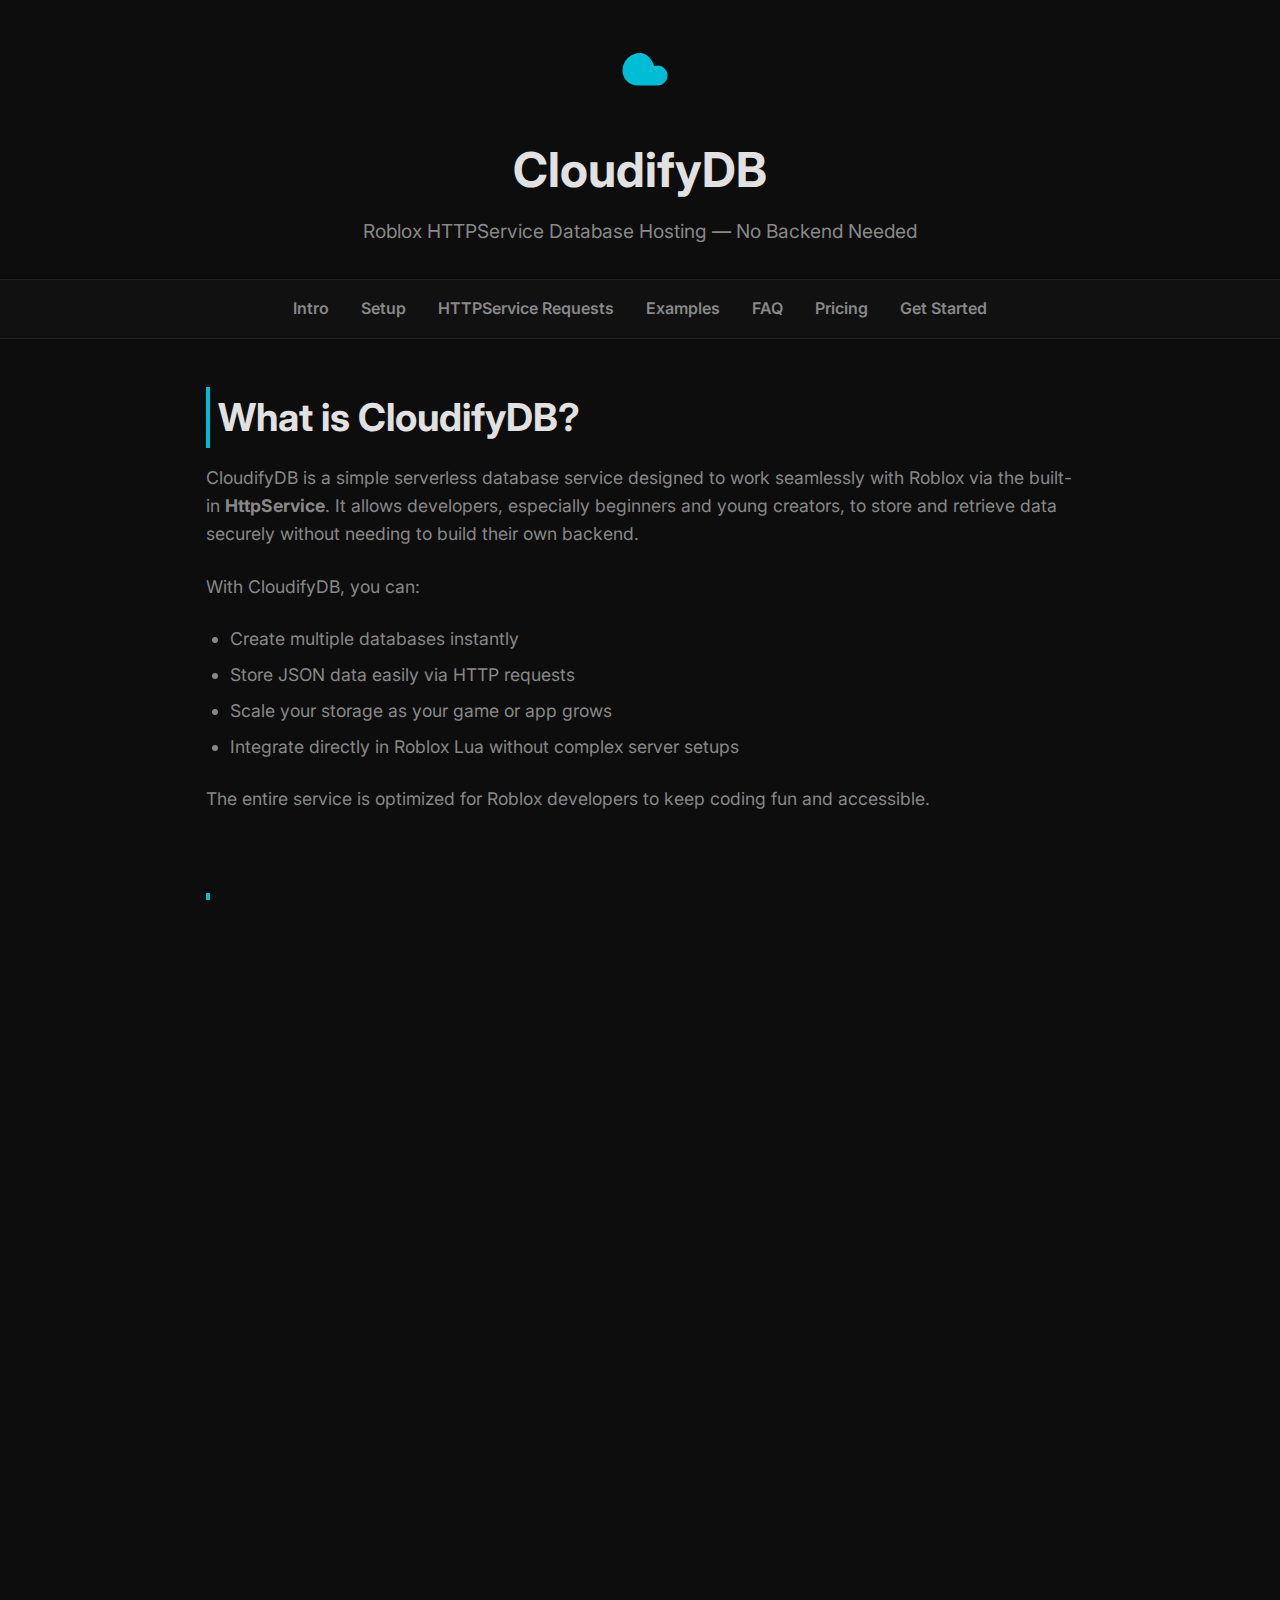
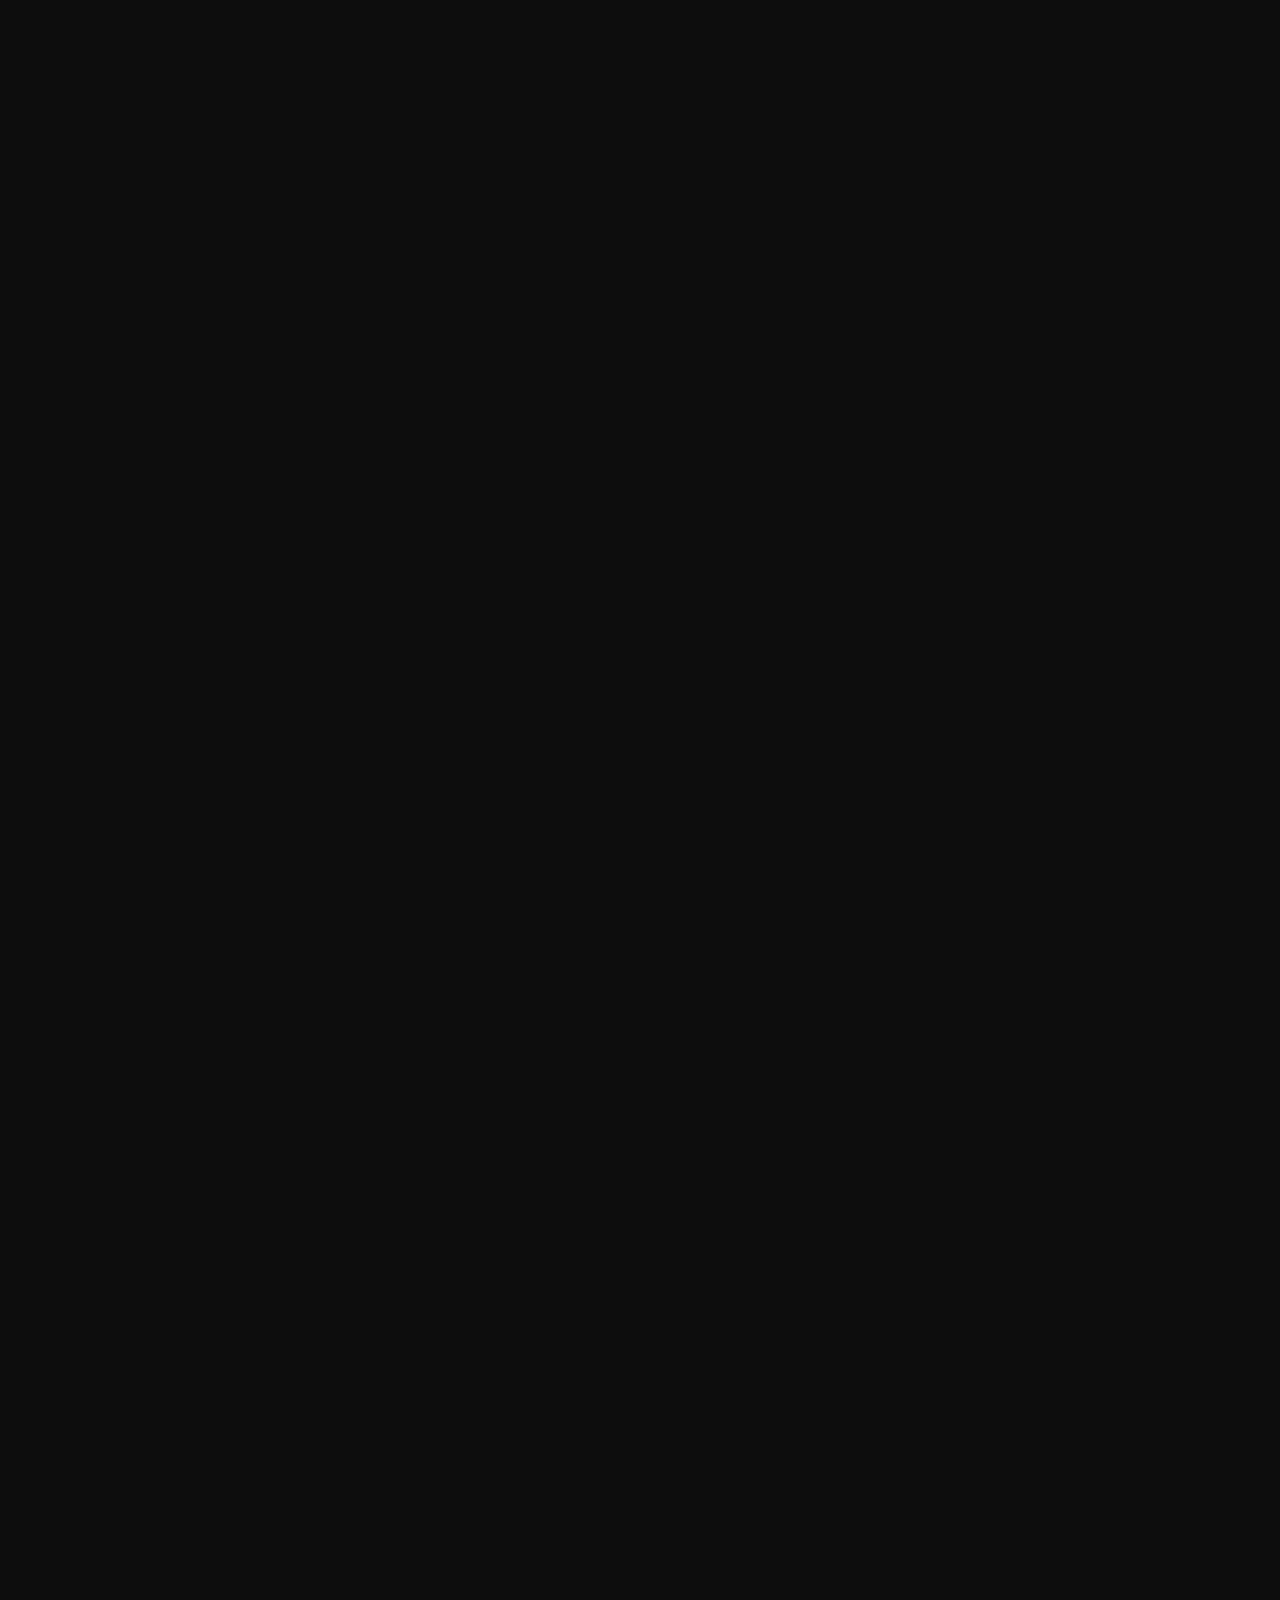
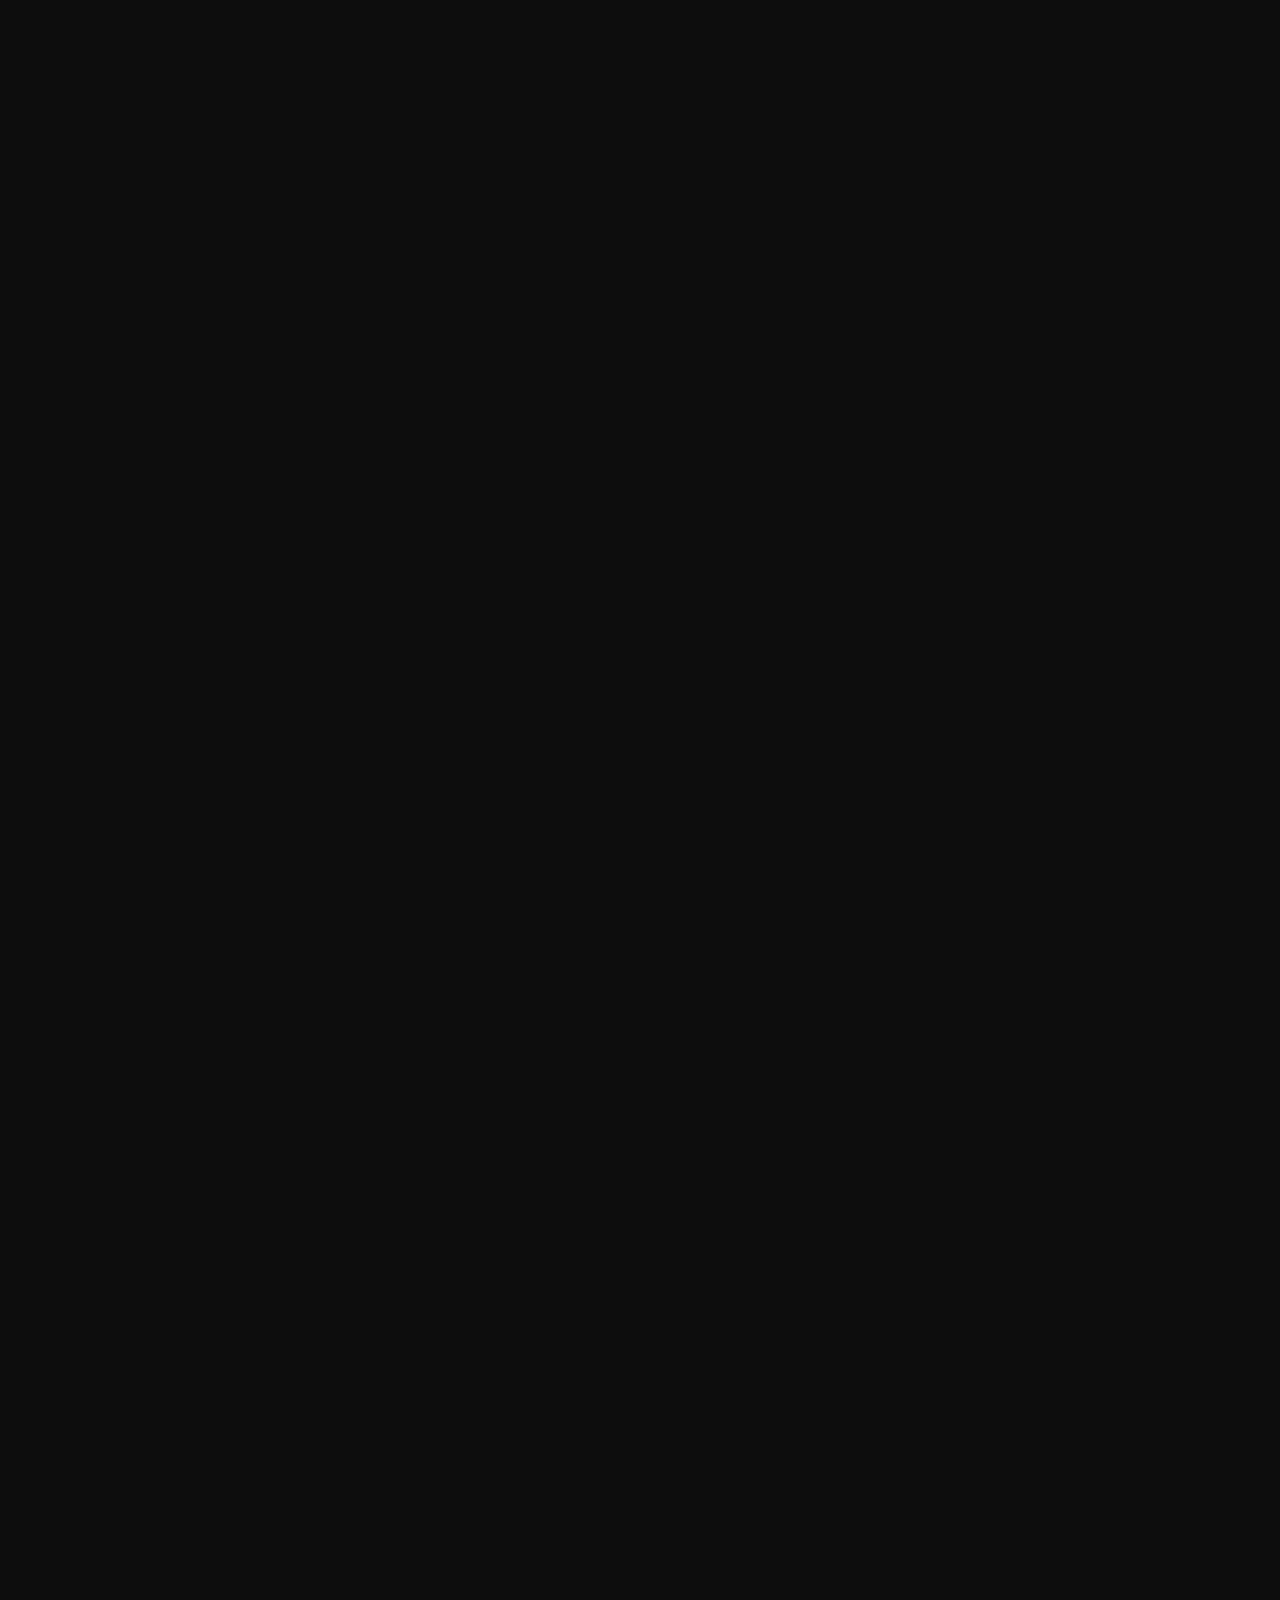
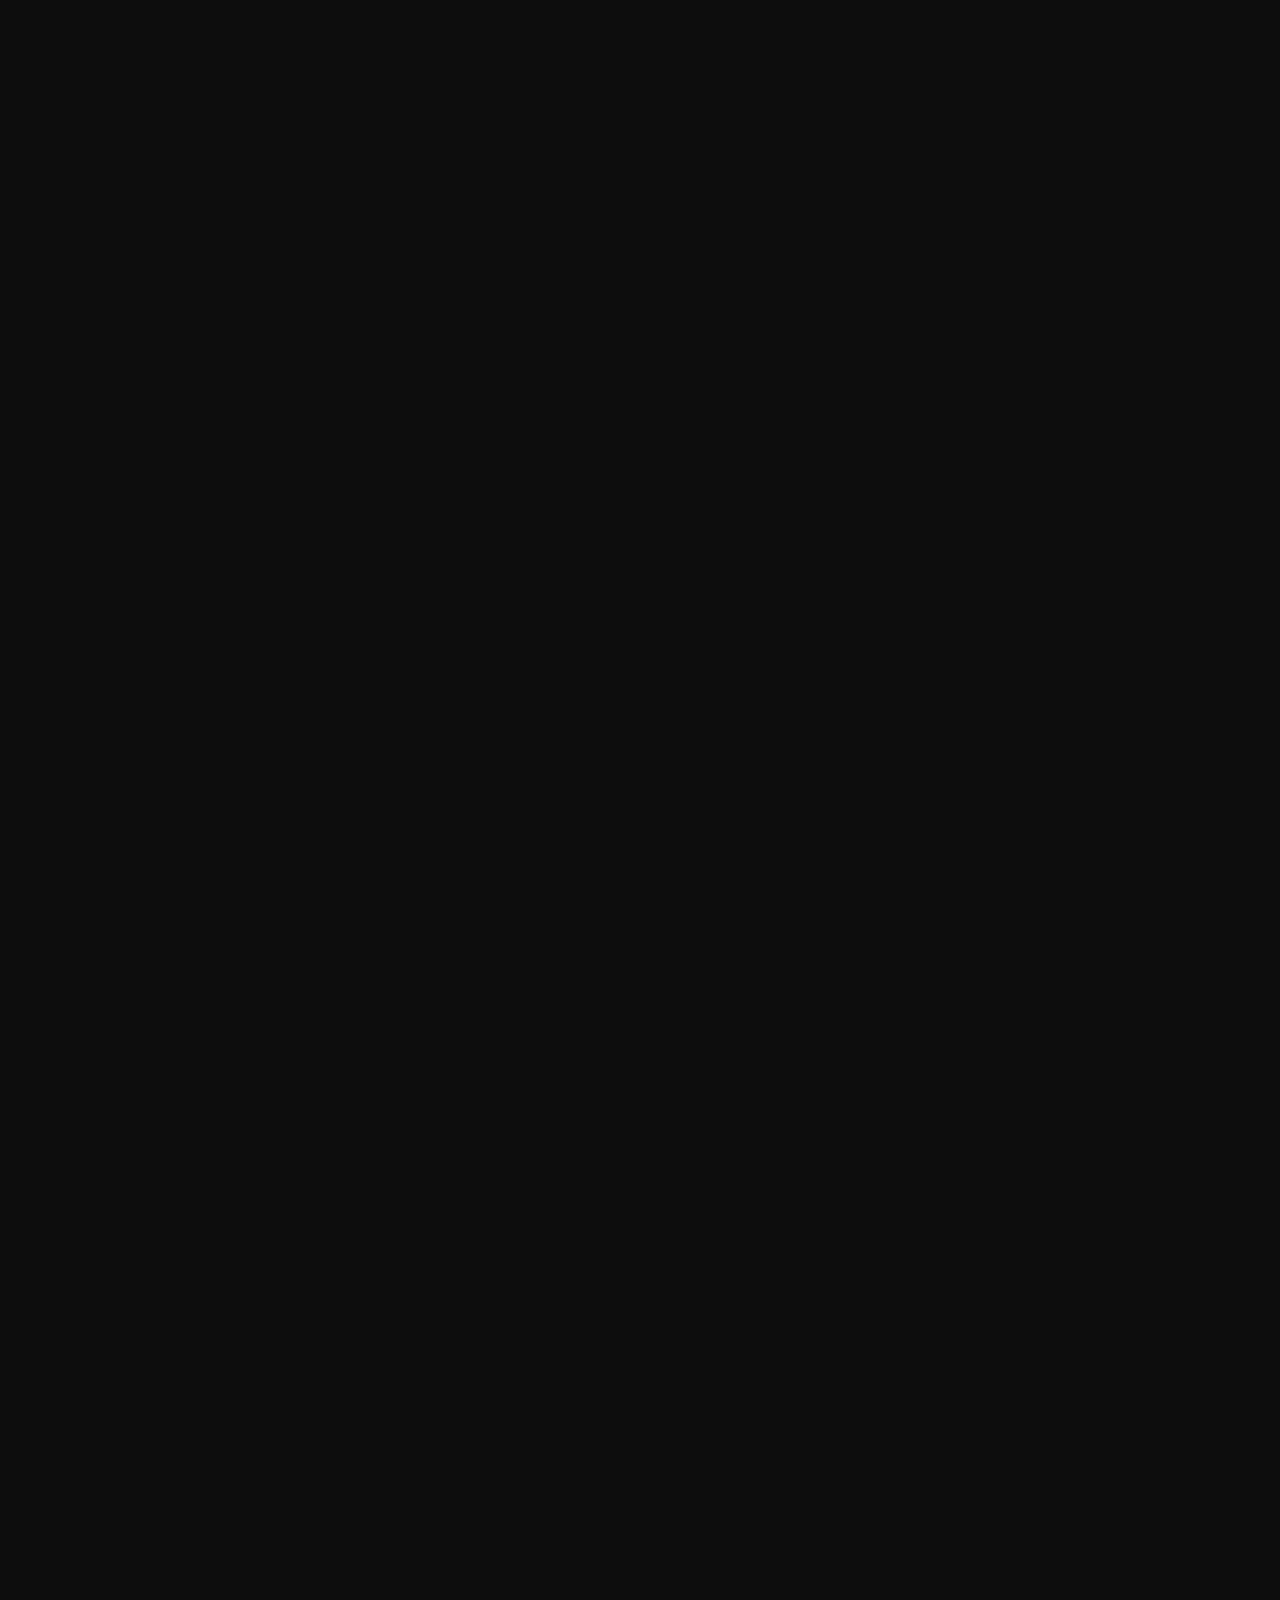
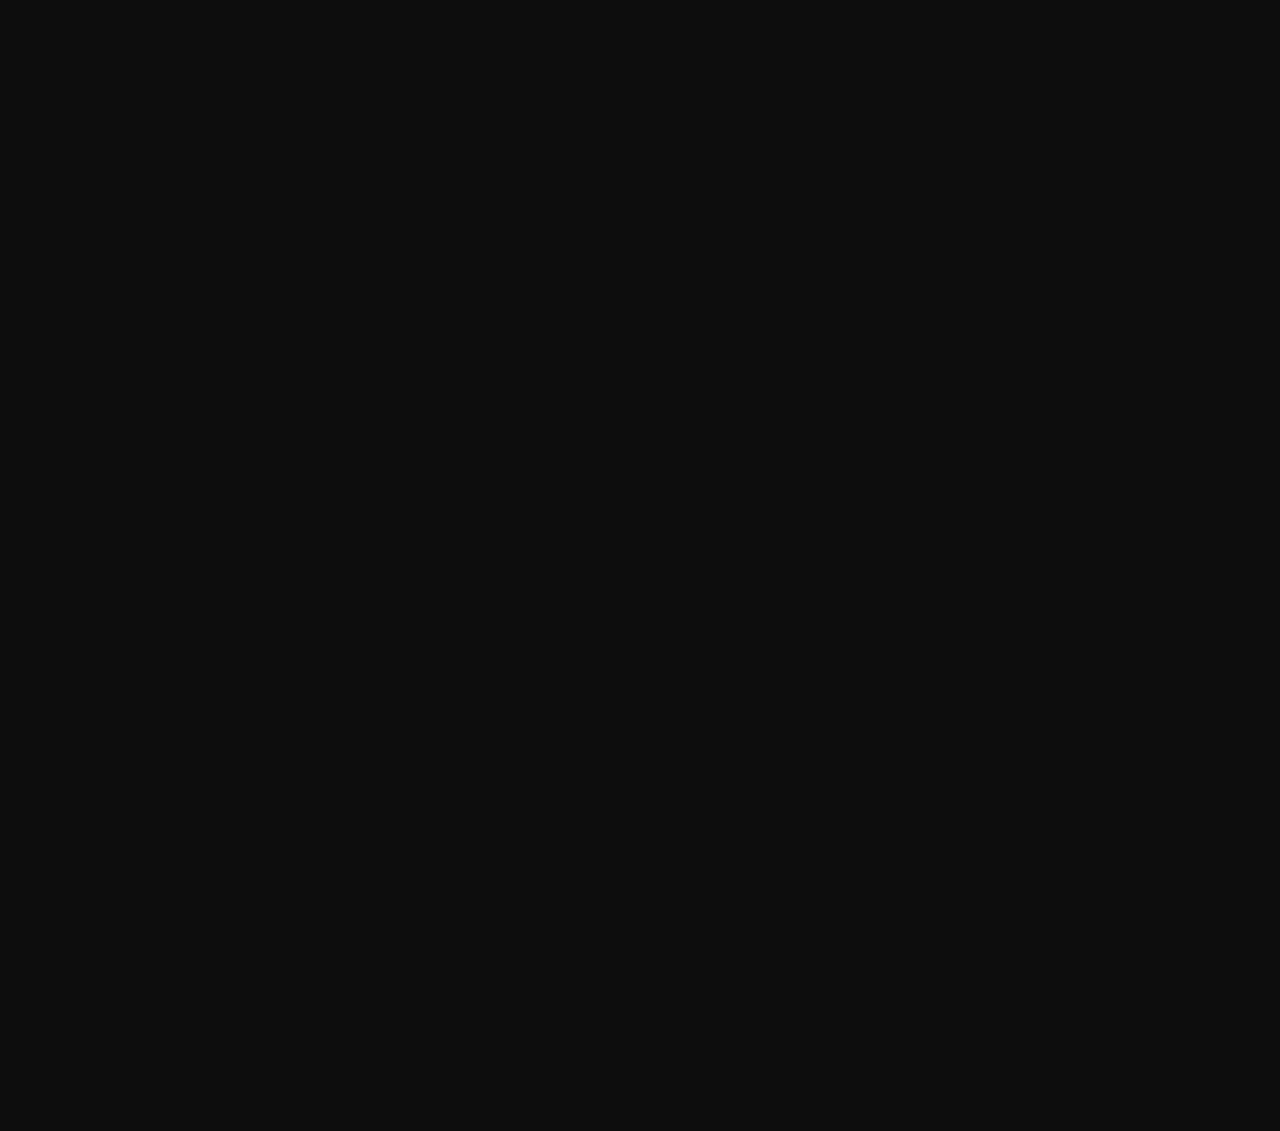
<file: index.html>
<!DOCTYPE html>
<html lang="en">

<head>
<meta charset="UTF-8" />
<meta name="viewport" content="width=device-width, initial-scale=1" />
<title>CloudifyDB</title>
<link href="https://fonts.googleapis.com/css2?family=Inter:wght@400;600;700&display=swap" rel="stylesheet" />
<link rel="icon" href="data:image/svg+xml,<svg xmlns='http://www.w3.org/2000/svg' viewBox='0 0 24 24'><path fill='%2300bcd4' d='M12 2C8.14 2 5 5.14 5 9c0 3.31 2.69 6 6 6h8c2.21 0 4-1.79 4-4s-1.79-4-4-4c-.47 0-.92.08-1.34.23C17.26 5.19 14.93 2 12 2z'/></svg>">
<script src="https://accounts.google.com/gsi/client?hl=en" async defer></script>
<style>
  :root {
    --bg: #0d0d0d;
    --card: #1e1e1e;
    --accent: #00bcd4;
    --text: #e1e1e1;
    --muted: #888;
    --border: #222;
  }
  * {
    margin: 0;
    padding: 0;
    box-sizing: border-box;
  }
  html, body {
    height: 100%;
    overflow-y: auto;
    -webkit-overflow-scrolling: auto;
  }
  body {
    font-family: 'Inter', sans-serif;
    background-color: var(--bg);
    color: var(--text);
    line-height: 1.6;
    min-width: 320px;
  }
  header {
    text-align: center;
    padding: 3rem 1rem 2rem;
    border-bottom: 1px solid var(--border);
  }
  svg.logo {
    width: 60px;
    height: 60px;
    margin-bottom: 1rem;
  }
  svg.logo path {
    fill: var(--accent);
  }
  h1 {
    font-weight: 700;
    font-size: clamp(2rem, 5vw, 3rem);
    margin-bottom: 0.5rem;
  }
  p.subtitle {
    color: var(--muted);
    font-size: clamp(1rem, 2.5vw, 1.2rem);
  }
  nav {
    display: flex;
    justify-content: center;
    flex-wrap: wrap;
    gap: clamp(1rem, 3vw, 2rem);
    background: #111;
    border-bottom: 1px solid var(--border);
    padding: 1rem;
  }
  nav a {
    color: var(--muted);
    text-decoration: none;
    font-weight: 600;
    font-size: clamp(0.9rem, 2.2vw, 1rem);
    transition: color 0.3s ease;
    white-space: nowrap;
  }
  nav a:hover {
    color: var(--accent);
  }
  main {
    max-width: 900px;
    margin: 3rem auto;
    padding: 0 1rem;
  }
  section {
    margin-bottom: 5rem;
  }
  section h2 {
    font-size: clamp(1.8rem, 4vw, 2.4rem);
    font-weight: 700;
    margin-bottom: 1rem;
    border-left: 4px solid var(--accent);
    padding-left: 0.5rem;
  }
  section h3 {
    font-size: clamp(1.3rem, 3vw, 1.6rem);
    margin-bottom: 1rem;
    margin-top: 2rem;
  }
  section p {
    color: var(--muted);
    font-size: clamp(1rem, 2.2vw, 1.1rem);
    margin-bottom: 1.5rem;
  }
  pre {
    background-color: #222;
    border-radius: 6px;
    padding: clamp(0.8rem, 2vw, 1.5rem);
    overflow-x: auto;
    font-family: 'Courier New', Courier, monospace;
    font-size: clamp(0.8rem, 1.8vw, 0.95rem);
    color: #ccc;
    margin-bottom: 2rem;
    white-space: pre-wrap;
    word-break: break-word;
  }
  .btn {
    background-color: var(--accent);
    color: var(--bg);
    padding: clamp(0.8rem, 2vw, 1rem) clamp(1.5rem, 4vw, 2.5rem);
    border-radius: 8px;
    font-weight: 700;
    font-size: clamp(1rem, 2.5vw, 1.2rem);
    text-decoration: none;
    display: inline-block;
    margin-top: 1rem;
  }
  .btn:hover {
    opacity: 0.9;
  }

  ::-webkit-scrollbar {
    background: transparent;
    width: 0;
  }

  footer {
    text-align: center;
    color: var(--muted);
    border-top: 1px solid var(--border);
    padding: 3rem 1rem;
    font-size: clamp(0.8rem, 1.8vw, 0.9rem);
  }
  
  ul, ol {
    margin-left: clamp(1rem, 3vw, 1.5rem);
    margin-bottom: 1.5rem;
    color: var(--muted);
    font-size: clamp(1rem, 2.2vw, 1.1rem);
  }
  li {
    margin-bottom: 0.5rem;
  }

  .pricing-card {
    background: var(--card);
    padding: clamp(1rem, 3vw, 1.5rem);
    border-radius: 8px;
    margin-bottom: 2rem;
  }
  
  .pricing-card h3 {
    margin-top: 0;
    font-size: clamp(1.2rem, 3vw, 1.5rem);
  }

  @media (max-width: 768px) {
    pre {
      font-size: 0.75rem;
      line-height: 1.4;
    }
    
    nav {
      gap: 0.8rem;
      padding: 0.8rem;
    }
    
    nav a {
      font-size: 0.85rem;
    }
    
    section {
      margin-bottom: 3rem;
    }
  }

  @media (max-width: 480px) {
    header {
      padding: 2rem 1rem 1.5rem;
    }
    
    svg.logo {
      width: 50px;
      height: 50px;
    }
    
    main {
      margin: 2rem auto;
    }
    
    pre {
      border-radius: 4px;
      font-size: 0.7rem;
    }
  }

  @media (max-width: 320px) {
    body {
      font-size: 14px;
    }
    
    h1 {
      font-size: 1.8rem;
    }
    
    section h2 {
      font-size: 1.5rem;
    }
    
    pre {
      font-size: 0.65rem;
      padding: 0.6rem;
    }
  }

  .copy-first {
  position: relative;
  width: 100%;
  height: auto;
}

.copy-first button {
  position: absolute;
  right: 8px;
  top: 10px;
  transform: none;
  width: 24px;
  height: 24px;
  padding: 0;
  border: none;
  background: transparent;
  display: flex;
  align-items: center;
  justify-content: center;
  cursor: pointer;
}

.copy-first button img {
  width: 20px;
  height: 20px;
  display: block;
}


  #cookie-banner {
    position: fixed;
    bottom: 0;
    left: 0;
    right: 0;
    background: linear-gradient(135deg, #222 0%, #333 100%);
    color: white;
    padding: 20px;
    font-family: 'Inter', sans-serif;
    font-size: 14px;
    text-align: center;
    z-index: 10000;
    border-top: 2px solid var(--accent);
    box-shadow: 0 -4px 20px rgba(0, 0, 0, 0.3);
    display: none;
  }

  .cookie-content {
    max-width: 800px;
    margin: 0 auto;
  }

  .cookie-text {
    margin-bottom: 15px;
    line-height: 1.5;
  }

  .cookie-buttons {
    display: flex;
    justify-content: center;
    gap: 10px;
    flex-wrap: wrap;
  }

  .cookie-btn {
    padding: 10px 20px;
    border: none;
    border-radius: 6px;
    font-weight: 600;
    font-size: 13px;
    cursor: pointer;
    transition: all 0.3s ease;
    text-decoration: none;
    display: inline-block;
  }

  .cookie-btn.accept {
    background-color: var(--accent);
    color: var(--bg);
  }

  .cookie-btn.accept:hover {
    opacity: 0.9;
    transform: translateY(-1px);
  }

  .cookie-btn.reject {
    background-color: transparent;
    color: var(--text);
    border: 2px solid var(--muted);
  }

  .cookie-btn.reject:hover {
    background-color: var(--muted);
    color: var(--bg);
  }

  .cookie-btn.learn-more {
    background-color: transparent;
    color: var(--accent);
    border: 2px solid var(--accent);
    text-decoration: none;
  }

  .cookie-btn.learn-more:hover {
    background-color: var(--accent);
    color: var(--bg);
  }

  @media (max-width: 600px) {
    #cookie-banner {
      padding: 15px;
      font-size: 13px;
    }

    .cookie-buttons {
      flex-direction: column;
      align-items: center;
    }

    .cookie-btn {
      width: 100%;
      max-width: 200px;
      margin: 2px 0;
    }
  }

  .loading {
    text-align: center;
    color: var(--muted);
    padding: 2rem;
  }

  #g-signin-button {
    opacity: 0;
    transition: opacity 0.3s ease;
  }

  #g-signin-button.visible {
    opacity: 1;
  }
</style>
</head>

<body>

<script>
let isProcessingLogin = false;

async function generateFingerprint() {
  const fingerprint = {
    userAgent: navigator.userAgent,
    language: navigator.language,
    platform: navigator.platform,
    screenResolution: `${window.screen.width}x${window.screen.height}`,
    timezone: Intl.DateTimeFormat().resolvedOptions().timeZone,
    utcOffset: new Date().getTimezoneOffset(),
    deviceMemory: navigator.deviceMemory || 'unknown',
    hardwareConcurrency: navigator.hardwareConcurrency || 'unknown',
    touchSupport: ('ontouchstart' in window) || (navigator.maxTouchPoints > 0),
    timestamp: Date.now()
  };

  const fingerprintString = JSON.stringify(fingerprint);
  let hash = 0;
  for (let i = 0; i < fingerprintString.length; i++) {
    const char = fingerprintString.charCodeAt(i);
    hash = ((hash << 5) - hash) + char;
    hash = hash & hash;
  }
  
  return Math.abs(hash).toString(36);
}

function setUserSession(email, deviceId) {
  const sessionData = {
    email: email,
    deviceId: deviceId,
    loginTime: Date.now()
  };
  
  try {
    sessionStorage.setItem('cloudifydb_session', JSON.stringify(sessionData));
  } catch(e) {
    window.cloudifydb_session = sessionData;
  }
}

function getUserSession() {
  try {
    const sessionData = sessionStorage.getItem('cloudifydb_session');
    if (sessionData) {
      return JSON.parse(sessionData);
    }
  } catch(e) {}
  
  return window.cloudifydb_session || null;
}

function clearUserSession() {
  try {
    sessionStorage.removeItem('cloudifydb_session');
  } catch(e) {}
  window.cloudifydb_session = null;
}

async function checkExistingLogin() {
  if (isProcessingLogin) return true;
  
  const session = getUserSession();
  if (session && session.email) {
    const sessionAge = Date.now() - session.loginTime;
    if (sessionAge < 24 * 60 * 60 * 1000) {
      window.location.href = "dashboard.html";
      return true;
    }
  }
  
  return false;
}

async function handleCredentialResponse(response) {
  if (isProcessingLogin) return;
  isProcessingLogin = true;
  
  try {
    const base64Url = response.credential.split('.')[1];
    const base64 = base64Url.replace(/-/g, '+').replace(/_/g, '/');
    const jsonPayload = decodeURIComponent(atob(base64).split('').map(function(c) {
      return '%' + ('00' + c.charCodeAt(0).toString(16)).slice(-2);
    }).join(''));
    
    const userInfo = JSON.parse(jsonPayload);
    const deviceId = await generateFingerprint();
    
    setUserSession(userInfo.email, deviceId);
    
    window.location.href = "dashboard.html";
    
  } catch (err) {
    alert("Login failed. Please try again.");
    console.error(err);
  } finally {
    isProcessingLogin = false;
  }
}

document.addEventListener("DOMContentLoaded", function() {
  document.getElementById("currency").innerHTML = '<img src="/robux_16.png" alt="robux">';
  document.getElementById("currency2").innerHTML = '<img src="/robux_16.png" alt="robux">';
});

window.onload = async function () {
  const isAlreadyLoggedIn = await checkExistingLogin();
  
  if (!isAlreadyLoggedIn) {
    try {
      google.accounts.id.initialize({
        client_id: "51759421692-33phg8m6c4mbqkvmvjitb92v9asfm2a6.apps.googleusercontent.com",
        callback: handleCredentialResponse
      });

      google.accounts.id.renderButton(
        document.getElementById("g-signin-button"),
        {
          theme: "filled_blue",
          size: "large",
          text: "continue_with",
          shape: "pill",
          logo_alignment: "left"
        }
      );

      document.getElementById("g-signin-button").classList.add("visible");
    } catch (error) {
      console.error("Google Sign-In initialization failed:", error);
    }
  }
};

function setCookie(name, value, days) {
  const d = new Date();
  d.setTime(d.getTime() + (days*24*60*60*1000));
  const expires = "expires="+ d.toUTCString();
  document.cookie = name + "=" + value + ";" + expires + ";path=/";
}

function getCookie(name) {
  const cname = name + "=";
  const decodedCookie = decodeURIComponent(document.cookie);
  const ca = decodedCookie.split(';');
  for(let i = 0; i < ca.length; i++) {
    let c = ca[i].trim();
    if (c.indexOf(cname) === 0) {
      return c.substring(cname.length, c.length);
    }
  }
  return "";
}

document.addEventListener("DOMContentLoaded", function() {
  ["copy-button", "copy-button2", "copy-button3", "copy-button4", "copy-button5", "copy-button6"].forEach(id => {
    const el = document.getElementById(id);
    if(el) el.innerHTML = '<img src="/add_13168385.png" alt="copy icon">';
  });

  ["copy-button", "copy-button2", "copy-button3", "copy-button4", "copy-button5", "copy-button6"].forEach(id => {
    const btn = document.getElementById(id);
    if(btn) {
      btn.setAttribute('data-copy-text', 'text' + (id.replace('copy-button', '') || '1'));
      btn.addEventListener("click", copyToClipboard);
    }
  });
});

const copyTexts = {
  text1: `local HttpService = game:GetService("HttpService")
local apiKey = "YOUR_API_KEY"
local playerName = "NoobMaster"
local url = "https://api.cloudifydb.com/data/players/" .. playerName .. "?apiKey=" .. apiKey
local response = HttpService:GetAsync(url)
local data = HttpService:JSONDecode(response)
print("Player high score:", data.highScore)`,

  text2: `local HttpService = game:GetService("HttpService")
local apiKey = "YOUR_API_KEY"
local playerName = "NoobMaster"
local url = "https://api.cloudifydb.com/data/players/" .. playerName .. "?apiKey=" .. apiKey
local response = HttpService:GetAsync(url)
local data = HttpService:JSONDecode(response)
print("Player high score:", data.highScore)`,

  text3: `local HttpService = game:GetService("HttpService")
local apiKey = "YOUR_API_KEY"
local playerName = "NoobMaster"
local url = "https://api.cloudifydb.com/data/players/" .. playerName .. "?apiKey=" .. apiKey
local response = HttpService:RequestAsync({
  Url = url,
  Method = "DELETE",
  Headers = {["Content-Type"] = "application/json"}
})
print("Delete response:", response.Body)`,

  text4: `local HttpService = game:GetService("HttpService")
local apiKey = "YOUR_API_KEY"

local inventory = {
  items = {"Sword", "Shield", "Potion"},
  gold = 500
}

local url = "https://api.cloudifydb.com/data/inventories/player123?apiKey=" .. apiKey
local jsonData = HttpService:JSONEncode(inventory)

local success, response = pcall(function()
  return HttpService:PostAsync(url, jsonData, Enum.HttpContentType.ApplicationJson)
end)

if success then
  print("Inventory saved successfully!")
else
  warn("Failed to save inventory:", response)
end`,

  text5: `local HttpService = game:GetService("HttpService")
local apiKey = "YOUR_API_KEY"

local url = "https://api.cloudifydb.com/data/inventories/player123?apiKey=" .. apiKey

local success, response = pcall(function()
  return HttpService:GetAsync(url)
end)

if success then
  local inventory = HttpService:JSONDecode(response)
  print("Player gold:", inventory.gold)
else
  warn("Failed to load inventory:", response)
end`,

  text6: `local HttpService = game:GetService("HttpService")
local apiKey = "YOUR_API_KEY"
local url = "https://api.cloudifydb.com/data/scores?apiKey=" .. apiKey

local data = { username = "PlayerX", score = 1000 }

local jsonData = HttpService:JSONEncode(data)

local function sendScore()
  local success, response = pcall(function()
    return HttpService:PostAsync(url, jsonData, Enum.HttpContentType.ApplicationJson)
  end)
  if success then
    print("Score saved:", response)
  else
    warn("Error sending score:", response)
  end
end

sendScore()`
};

function copyToClipboard(event) {
  const btn = event.currentTarget;
  const key = btn.getAttribute('data-copy-text');
  const text = copyTexts[key];
  
  if(!text) {
    console.log("Geen tekst om te kopiëren");
    return;
  }
  
  navigator.clipboard.writeText(text).then(() => {
    alert("Text copied!");
    console.log("Text copied: " + key);
  }).catch(err => {
    alert("Error during copying: " + err);
    console.error("Error during copying:", err);
  });
}

</script>

<div id="cookie-banner">
  <div class="cookie-content">
    <div class="cookie-text">
      We use cookies to enhance your experience and analyze our traffic. By continuing, you consent to our cookie policy.
    </div>
    <div class="cookie-buttons">
      <button class="cookie-btn accept" id="accept-cookies">Accept All</button>
      <button class="cookie-btn reject" id="reject-cookies">Reject</button>
      <a href="privacy.html" class="cookie-btn learn-more">Learn More</a>
    </div>
  </div>
</div>

<header>
  <svg class="logo" xmlns="http://www.w3.org/2000/svg" viewBox="0 0 24 24">
    <path d="M12 2C8.14 2 5 5.14 5 9c0 3.31 2.69 6 6 6h8c2.21 0 4-1.79 4-4s-1.79-4-4-4c-.47 0-.92.08-1.34.23C17.26 5.19 14.93 2 12 2z"/>
  </svg>
  <h1>CloudifyDB</h1>
  <p class="subtitle">Roblox HTTPService Database Hosting — No Backend Needed</p>
</header>

<nav>
  <a href="#intro">Intro</a>
  <a href="#setup">Setup</a>
  <a href="#requests">HTTPService Requests</a>
  <a href="#examples">Examples</a>
  <a href="#faq">FAQ</a>
  <a href="#plans">Pricing</a>
  <a href="#start">Get Started</a>
</nav>

<main>

<section id="intro">
  <h2>What is CloudifyDB?</h2>
  <p>CloudifyDB is a simple serverless database service designed to work seamlessly with Roblox via the built-in <strong>HttpService</strong>. It allows developers, especially beginners and young creators, to store and retrieve data securely without needing to build their own backend.</p>
  <p>With CloudifyDB, you can:</p>
  <ul>
    <li>Create multiple databases instantly</li>
    <li>Store JSON data easily via HTTP requests</li>
    <li>Scale your storage as your game or app grows</li>
    <li>Integrate directly in Roblox Lua without complex server setups</li>
  </ul>
  <p>The entire service is optimized for Roblox developers to keep coding fun and accessible.</p>
</section>

<section id="setup">
  <h2>Setting Up Your CloudifyDB</h2>
  <p>Starting with CloudifyDB is straightforward. Follow these easy steps:</p>
  <ol>
    <li>Sign up with your Google account</li>
    <li>Generate your unique API key from the dashboard</li>
    <li>Decide on a database name you want to create</li>
    <li>Use Roblox's HttpService to send data to your database via simple HTTP POST and GET requests</li>
  </ol>
  <p>No backend hosting, no servers, no fuss.</p>
  <p>Keep your API key secret — treat it like a password to your database.</p>
</section>

<section id="requests">
  <h2>Using Roblox HTTPService with CloudifyDB</h2>
  <p>Roblox's <strong>HttpService</strong> is the key to communicate with CloudifyDB. It lets your game send web requests and receive responses. Here's how the main HTTP verbs work with CloudifyDB:</p>
  <ul>
    <li><strong>POST</strong>: Add new data or update existing entries.</li>
    <li><strong>GET</strong>: Retrieve data from your database.</li>
    <li><strong>DELETE</strong>: Remove data.</li>
  </ul>
  <p>All requests need your <strong>API key</strong> included as a query parameter for authentication.</p>
  <p>Base API URL: <code>https://api.cloudifydb.com/data/</code></p>
  <h3>POST Example (Add or Update Data)</h3>
  <div class="copy-first">
    <button id="copy-button" data-copy-text="text1"></button>
  </div>
  <pre>local HttpService = game:GetService("HttpService")
local apiKey = "YOUR_API_KEY"
local data = {
  playerName = "NoobMaster",
  highScore = 2500
}
local url = "https://api.cloudifydb.com/data/players?apiKey=" .. apiKey
local jsonData = HttpService:JSONEncode(data)
local response = HttpService:PostAsync(url, jsonData, Enum.HttpContentType.ApplicationJson)
print("Response:", response)</pre>

  <h3>GET Example (Retrieve Data)</h3>
  <div class="copy-first">
    <button id="copy-button2" data-copy-text="text2"></button>
  </div>
  <pre>local HttpService = game:GetService("HttpService")
local apiKey = "YOUR_API_KEY"
local playerName = "NoobMaster"
local url = "https://api.cloudifydb.com/data/players/" .. playerName .. "?apiKey=" .. apiKey
local response = HttpService:GetAsync(url)
local data = HttpService:JSONDecode(response)
print("Player high score:", data.highScore)</pre>


  <h3>DELETE Example (Remove Data)</h3>
  <div class="copy-first">
    <button id="copy-button3" data-copy-text="text3"></button>
  </div>
  <pre>local HttpService = game:GetService("HttpService")
local apiKey = "YOUR_API_KEY"
local playerName = "NoobMaster"
local url = "https://api.cloudifydb.com/data/players/" .. playerName .. "?apiKey=" .. apiKey
local response = HttpService:RequestAsync({
  Url = url,
  Method = "DELETE",
  Headers = {["Content-Type"] = "application/json"}
})
print("Delete response:", response.Body)</pre>

</section>

<section id="examples">
  <h2>More Roblox HTTPService Examples</h2>
  <p>Here are some more useful examples of how to use CloudifyDB with Roblox Lua:</p>
  <h3>Saving Player Inventory</h3>
  <div class="copy-first">
    <button id="copy-button4" data-copy-text="text4"></button>
  </div>
  <pre>local HttpService = game:GetService("HttpService")
local apiKey = "YOUR_API_KEY"

local inventory = {
  items = {"Sword", "Shield", "Potion"},
  gold = 500
}

local url = "https://api.cloudifydb.com/data/inventories/player123?apiKey=" .. apiKey
local jsonData = HttpService:JSONEncode(inventory)

local success, response = pcall(function()
  return HttpService:PostAsync(url, jsonData, Enum.HttpContentType.ApplicationJson)
end)

if success then
  print("Inventory saved successfully!")
else
  warn("Failed to save inventory:", response)
end</pre>

  <h3>Loading Player Inventory</h3>
  <div class="copy-first">
    <button id="copy-button5" data-copy-text="text5"></button>
  </div>
  <pre>local HttpService = game:GetService("HttpService")
local apiKey = "YOUR_API_KEY"

local url = "https://api.cloudifydb.com/data/inventories/player123?apiKey=" .. apiKey

local success, response = pcall(function()
  return HttpService:GetAsync(url)
end)

if success then
  local inventory = HttpService:JSONDecode(response)
  print("Player gold:", inventory.gold)
else
  warn("Failed to load inventory:", response)
end</pre>

  <h3>Handling Errors Gracefully</h3>
  <div class="copy-first">
    <button id="copy-button6" data-copy-text="text6"></button>
  </div>
  <pre>local HttpService = game:GetService("HttpService")
local apiKey = "YOUR_API_KEY"
local url = "https://api.cloudifydb.com/data/scores?apiKey=" .. apiKey

local data = { username = "PlayerX", score = 1000 }

local jsonData = HttpService:JSONEncode(data)

local function sendScore()
  local success, response = pcall(function()
    return HttpService:PostAsync(url, jsonData, Enum.HttpContentType.ApplicationJson)
  end)
  if success then
    print("Score saved:", response)
  else
    warn("Error sending score:", response)
  end
end

sendScore()</pre>
</section>

<section id="faq">
  <h2>Frequently Asked Questions</h2>

  <h3>Is CloudifyDB safe for my game data?</h3>
  <p>Yes! Your data is transmitted over HTTPS and stored securely. Keep your API key private to ensure only authorized access.</p>

  <h3>Can I store any type of data?</h3>
  <p>CloudifyDB stores data as JSON, so any data structure that can be serialized to JSON is supported (tables, lists, strings, numbers, booleans).</p>

  <h3>Is there a limit on requests?</h3>
  <p>The free tier allows unlimited requests, but we recommend moderate usage to ensure smooth service. Paid plans support higher storage and priority support.</p>

  <h3>Can I delete or overwrite data?</h3>
  <p>Yes! Use POST to overwrite or add data, and DELETE to remove entries.</p>

  <h3>Do I need to know advanced web development?</h3>
  <p>Nope! Roblox HTTPService abstracts the complex parts. Just send and receive JSON via HTTP calls using Lua scripts.</p>

  <h3>How do I get my API key?</h3>
  <p>Sign up on CloudifyDB and get your API key from your dashboard. Keep it secret!</p>
</section>

<section id="plans">
  <h2>Pricing Plans</h2>

  <div class="pricing-card">
    <h3>Free Plan</h3>
    <ul>
      <li>250 MB Storage</li>
      <li>1 Database</li>
      <li>Unlimited Requests</li>
      <li>Community Support</li>
    </ul>
    <p><strong>Price:</strong> Current plan</p>
  </div>

  <div class="pricing-card">
    <h3>Plus Plan</h3>
    <ul>
      <li>2 GB Storage</li>
      <li>Up to 5 Databases</li>
      <li>Email Support</li>
      <li>Priority Rate Limits</li>
    </ul>
    <p><strong>Price:</strong> 349 <span id="currency"></span></p>
  </div>

  <div class="pricing-card">
    <h3>Pro Plan</h3>
    <ul>
      <li>10 GB Storage</li>
      <li>Unlimited Databases</li>
      <li>24/7 Priority Support</li>
      <li>Advanced Analytics</li>
      <li>Custom API Endpoints</li>
    </ul>
    <p><strong>Price:</strong> 799 <span id="currency2"></span></p>
  </div>

  <p>All plans include HTTPS security, automatic backups, and 99.9% uptime guarantee.</p>
</section>

<section id="start">
  <h2>Get Started Today</h2>
  <p>Ready to simplify your Roblox game development? Sign up now and get your CloudifyDB instance running in seconds.</p>
  
  <div id="g-signin-button" style="display: flex; justify-content: center; margin: 2rem 0;"></div>
  
  <p style="text-align: center; color: var(--muted); font-size: 0.9rem;">
    By signing up, you agree to our Terms of Service and Privacy Policy.
  </p>
</section>

</main>

<footer>
  <p>&copy; <span id="year">2025</span> CloudifyDB. Made for Roblox developers with love</p>
  <p style="margin-top: 0.5rem;">
    <a href="privacy.html" style="color: var(--muted); text-decoration: none;">Privacy Policy</a> | 
    <a href="terms.html" style="color: var(--muted); text-decoration: none;">Terms of Service</a> | 
    <a href="support.html" style="color: var(--muted); text-decoration: none;">Support</a>
  </p>
</footer>

</body>
</html>
</file>
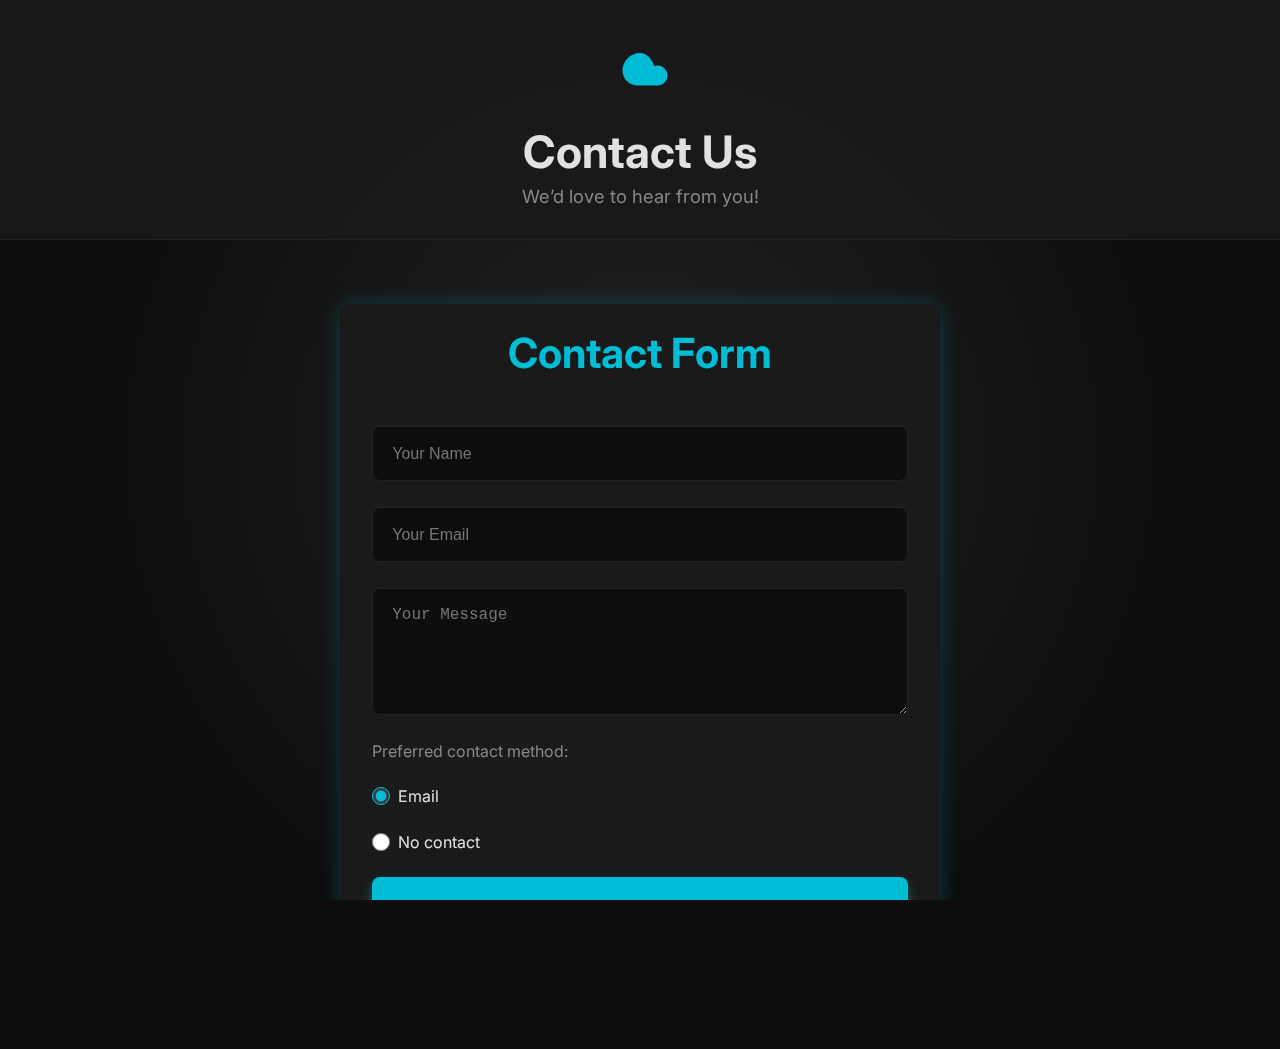
<file: contact.html>
<!DOCTYPE html>
<html lang="en">

<head>
  <meta charset="UTF-8" />
  <meta name="viewport" content="width=device-width, initial-scale=1" />
  <title>Contact Us - CloudifyDB</title>
  <link href="https://fonts.googleapis.com/css2?family=Inter:wght@400;600;700&display=swap" rel="stylesheet" />
  <link rel="icon" href="data:image/svg+xml,<svg xmlns='http://www.w3.org/2000/svg' viewBox='0 0 24 24'><path fill='%2300bcd4' d='M12 2C8.14 2 5 5.14 5 9c0 3.31 2.69 6 6 6h8c2.21 0 4-1.79 4-4s-1.79-4-4-4c-.47 0-.92.08-1.34.23C17.26 5.19 14.93 2 12 2z'/></svg>">
  <style>
    :root {
      --bg: #0d0d0d;
      --card: #1a1a1a;
      --accent: #00bcd4;
      --text: #e1e1e1;
      --muted: #888;
      --border: #222;
    }

    * {
      margin: 0;
      padding: 0;
      box-sizing: border-box;
    }

    body,
    html {
      height: 100%;
      font-family: 'Inter', sans-serif;
      background-color: var(--bg);
      /* subtle radial vignette for depth */
      background-image: radial-gradient(circle at center, #222 0%, #0d0d0d 70%);
      color: var(--text);
      -webkit-font-smoothing: antialiased;
      -moz-osx-font-smoothing: grayscale;
      overflow-y: auto;
      min-width: 320px;
    }

    header {
      text-align: center;
      padding: clamp(2rem, 5vw, 3rem) 1rem clamp(1.5rem, 4vw, 2rem);
      border-bottom: 1px solid var(--border);
      background-color: rgba(26, 26, 26, 0.85);
      backdrop-filter: blur(6px);
    }

    ::-webkit-scrollbar {
      background: transparent;
      width: 0px;
    }

    ::-webkit-scrollbar-track {
      background: transparent;
    }

    svg.logo {
      width: clamp(40px, 6vw, 60px);
      height: clamp(40px, 6vw, 60px);
      margin-bottom: 1rem;
      fill: var(--accent);
    }

    h1 {
      font-weight: 700;
      font-size: clamp(1.8rem, 5vw, 2.8rem);
      margin-bottom: 0.5rem;
      line-height: 1.1;
    }

    p.subtitle {
      color: var(--muted);
      font-size: clamp(0.95rem, 2.5vw, 1.15rem);
    }

    main {
      max-width: 600px;
      margin: clamp(2rem, 8vw, 4rem) auto clamp(3rem, 10vw, 5rem);
      padding: 1.5rem clamp(1rem, 4vw, 2rem);
      background: var(--card);
      border-radius: 12px;
      box-shadow: 0 0 20px rgba(0, 188, 212, 0.25);
      backdrop-filter: blur(6px);
      transition: padding 0.3s ease;
    }

    section.contact {
      display: flex;
      flex-direction: column;
      gap: clamp(1.5rem, 3vw, 2rem);
    }

    h2.title {
      font-size: clamp(1.8rem, 5vw, 2.6rem);
      font-weight: 700;
      color: var(--accent);
      text-align: center;
      margin-bottom: 1rem;
    }

    form {
      display: flex;
      flex-direction: column;
      gap: clamp(1rem, 2vw, 1.6rem);
    }

    input[type="text"],
    input[type="email"],
    textarea {
      background: var(--bg);
      border: 1.5px solid var(--border);
      border-radius: 8px;
      padding: clamp(0.8rem, 2vw, 1.1rem) clamp(1rem, 2vw, 1.2rem);
      color: var(--text);
      font-size: clamp(0.9rem, 2vw, 1rem);
      font-weight: 400;
      resize: vertical;
      transition: border-color 0.3s ease, box-shadow 0.3s ease;
      box-shadow: none;
    }

    input[type="text"]:focus,
    input[type="email"]:focus,
    textarea:focus {
      border-color: var(--accent);
      box-shadow: 0 0 6px var(--accent);
      outline: none;
    }

    label {
      font-weight: 400;
      color: var(--text);
      display: flex;
      align-items: center;
      gap: 0.5rem;
      cursor: pointer;
      font-size: clamp(0.9rem, 2vw, 1rem);
    }

    input[type="radio"] {
      accent-color: var(--accent);
      cursor: pointer;
      width: 18px;
      height: 18px;
      margin: 0;
    }

    p {
      color: var(--muted);
      font-weight: 400;
      font-size: clamp(0.9rem, 2vw, 1rem);
    }

    button {
      padding: clamp(0.9rem, 2vw, 1.2rem) clamp(1.2rem, 4vw, 1.6rem);
      background: var(--accent);
      border: none;
      border-radius: 8px;
      color: var(--bg);
      font-weight: 700;
      font-size: clamp(1.1rem, 3vw, 1.3rem);
      cursor: pointer;
      transition: background-color 0.3s ease, transform 0.15s ease;
      box-shadow: 0 6px 12px rgba(0, 188, 212, 0.4);
      user-select: none;
    }

    button:hover,
    button:focus {
      background: #0097a7;
      transform: scale(1.05);
      box-shadow: 0 8px 16px rgba(0, 188, 212, 0.7);
      outline: none;
    }

    @media (max-width: 480px) {
      main {
        margin: 1.5rem 1rem 2.5rem;
        padding: 1.5rem 1rem;
      }

      input[type="text"],
      input[type="email"],
      textarea {
        font-size: 0.95rem;
        padding: 0.8rem 1rem;
      }

      button {
        font-size: 1.05rem;
        padding: 0.9rem 1.2rem;
      }
    }
  </style>
</head>

<body>
  <header>
    <svg class="logo" xmlns="http://www.w3.org/2000/svg" viewBox="0 0 24 24">
      <path d="M12 2C8.14 2 5 5.14 5 9c0 3.31 2.69 6 6 6h8c2.21 0 4-1.79 4-4s-1.79-4-4-4c-.47 0-.92.08-1.34.23C17.26 5.19 14.93 2 12 2z" />
    </svg>
    <h1>Contact Us</h1>
    <p class="subtitle">We’d love to hear from you!</p>
  </header>

  <main>
    <section class="contact">
      <h2 class="title">Contact Form</h2>
      <form id="contact-form" novalidate>
        <input type="text" id="name" name="name" placeholder="Your Name" required autocomplete="name" />
        <input type="email" id="email" name="email" placeholder="Your Email" required autocomplete="email" />
        <textarea id="message" name="message" placeholder="Your Message" rows="5" required></textarea>

        <p>Preferred contact method:</p>
        <label><input type="radio" name="contactMethod" value="email" checked /> Email</label>
        <label><input type="radio" name="contactMethod" value="none" /> No contact</label>

        <button type="submit">Send Message</button>
      </form>
    </section>
  </main>

  <script>
    const form = document.getElementById("contact-form");

    form.addEventListener("submit", (e) => {
      e.preventDefault();

      const formData = new FormData(form);
      const name = formData.get("name").trim();
      const email = formData.get("email").trim();
      const message = formData.get("message").trim();
      const contactMethod = formData.get("contactMethod");

      if (!name || !email || !message) {
        alert("Please fill in all required fields.");
        return;
      }

      alert(
        `Thanks for contacting us, ${name}!\nPreferred contact method: ${contactMethod}`
      );
      form.reset();
    });
  </script>
</body>

</html>
</file>
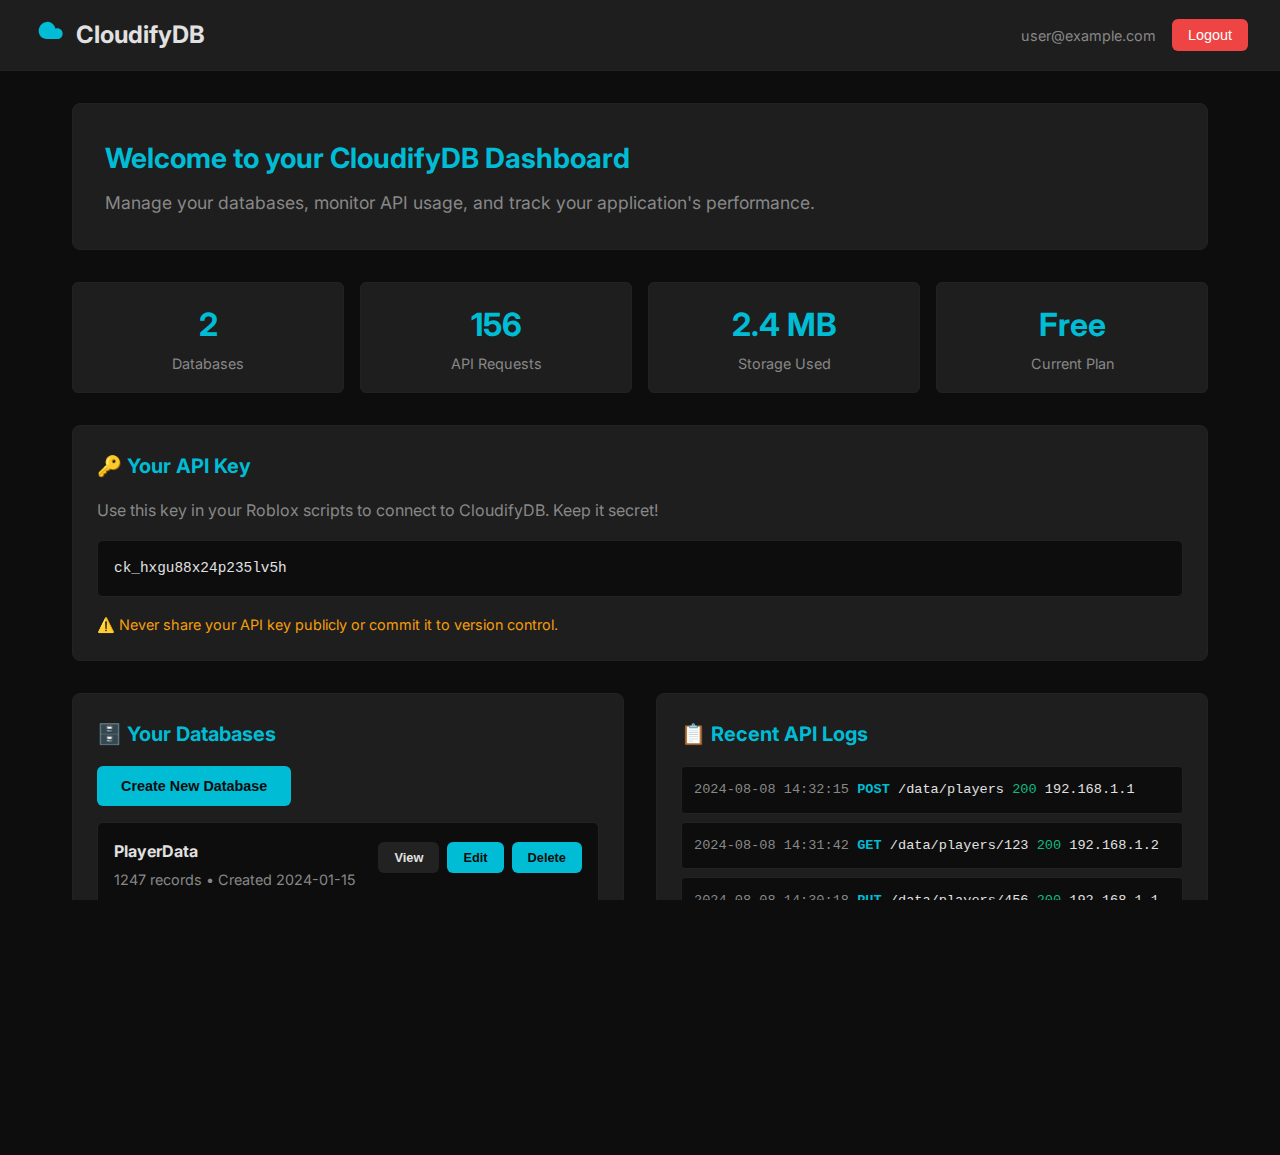
<file: dashboard.html>
<!DOCTYPE html>
<html lang="en">

<head>
  <meta charset="UTF-8" />
  <meta name="viewport" content="width=device-width, initial-scale=1" />
  <title>Dashboard - CloudifyDB</title>
  <link href="https://fonts.googleapis.com/css2?family=Inter:wght@400;500;600;700&display=swap" rel="stylesheet" />
  <link rel="icon" href="data:image/svg+xml,<svg xmlns='http://www.w3.org/2000/svg' viewBox='0 0 24 24'><path fill='%2300bcd4' d='M12 2C8.14 2 5 5.14 5 9c0 3.31 2.69 6 6 6h8c2.21 0 4-1.79 4-4s-1.79-4-4-4c-.47 0-.92.08-1.34.23C17.26 5.19 14.93 2 12 2z'/></svg>">
  
  <style>
    :root {
      --bg: #0d0d0d;
      --card: #1e1e1e;
      --accent: #00bcd4;
      --text: #e1e1e1;
      --muted: #888;
      --border: #222;
      --success: #10b981;
      --warning: #f59e0b;
      --error: #ef4444;
    }
    
    * {
      margin: 0;
      padding: 0;
      box-sizing: border-box;
    }
    
    html, body {
      height: 100%;
      overflow-y: auto;
      -webkit-overflow-scrolling: auto;
    }
    
    body {
      background-color: var(--bg);
      color: var(--text);
      font-family: 'Inter', sans-serif;
      margin: 0;
      padding: 0;
      line-height: 1.6;
    }
    
    ::-webkit-scrollbar {
      width: 8px;
    }
    
    ::-webkit-scrollbar-track {
      background: var(--bg);
    }
    
    ::-webkit-scrollbar-thumb {
      background: var(--border);
      border-radius: 4px;
    }
    
    ::-webkit-scrollbar-thumb:hover {
      background: var(--muted);
    }
    
    nav {
      background: var(--card);
      border-bottom: 1px solid var(--border);
      padding: 1rem 2rem;
      display: flex;
      justify-content: space-between;
      align-items: center;
      position: sticky;
      top: 0;
      z-index: 100;
    }
    
    .nav-brand {
      display: flex;
      align-items: center;
      gap: 0.75rem;
    }
    
    .nav-brand svg {
      width: 32px;
      height: 32px;
    }
    
    .nav-brand svg path {
      fill: var(--accent);
    }
    
    .nav-brand h1 {
      font-size: 1.5rem;
      font-weight: 700;
    }
    
    .nav-actions {
      display: flex;
      align-items: center;
      gap: 1rem;
    }
    
    .user-info {
      color: var(--muted);
      font-size: 0.9rem;
    }
    
    .logout-btn {
      background: var(--error);
      color: white;
      border: none;
      padding: 0.5rem 1rem;
      border-radius: 6px;
      font-weight: 500;
      cursor: pointer;
      font-size: 0.9rem;
      transition: opacity 0.2s ease;
    }
    
    .logout-btn:hover {
      opacity: 0.9;
    }
    
    .container {
      max-width: 1200px;
      margin: 0 auto;
      padding: 2rem;
    }
    
    .welcome-section {
      background: var(--card);
      border-radius: 8px;
      padding: 2rem;
      margin-bottom: 2rem;
      border: 1px solid var(--border);
    }
    
    .welcome-section h2 {
      color: var(--accent);
      margin-bottom: 0.5rem;
      font-size: 1.75rem;
    }
    
    .welcome-section p {
      color: var(--muted);
      font-size: 1.1rem;
    }
    
    .main-sections {
      display: grid;
      grid-template-columns: 1fr 1fr;
      gap: 2rem;
      margin-bottom: 2rem;
    }
    
    .section {
      background: var(--card);
      border: 1px solid var(--border);
      border-radius: 8px;
      padding: 1.5rem;
    }
    
    .section h3 {
      color: var(--accent);
      margin-bottom: 1rem;
      font-size: 1.25rem;
      display: flex;
      align-items: center;
      gap: 0.5rem;
    }
    
    .btn {
      background: var(--accent);
      color: var(--bg);
      border: none;
      padding: 0.75rem 1.5rem;
      border-radius: 6px;
      font-weight: 600;
      cursor: pointer;
      text-decoration: none;
      display: inline-block;
      transition: opacity 0.2s ease;
      font-size: 0.9rem;
      margin-bottom: 1rem;
    }
    
    .btn:hover {
      opacity: 0.9;
    }
    
    .btn-secondary {
      background: var(--border);
      color: var(--text);
    }
    
    .api-key-section {
      background: var(--card);
      border: 1px solid var(--border);
      border-radius: 8px;
      padding: 1.5rem;
      margin-bottom: 2rem;
    }
    
    .api-key-section h3 {
      color: var(--accent);
      margin-bottom: 1rem;
      font-size: 1.25rem;
    }
    
    .api-key-display {
      background: var(--bg);
      border: 1px solid var(--border);
      border-radius: 6px;
      padding: 1rem;
      font-family: 'Courier New', monospace;
      font-size: 0.9rem;
      word-break: break-all;
      margin-bottom: 1rem;
      position: relative;
      min-height: 50px;
      display: flex;
      align-items: center;
    }
    
    .copy-btn {
      position: absolute;
      top: 0.5rem;
      right: 0.5rem;
      background: var(--accent);
      color: var(--bg);
      border: none;
      padding: 0.25rem 0.5rem;
      border-radius: 4px;
      font-size: 0.75rem;
      cursor: pointer;
      transition: opacity 0.2s ease;
    }
    
    .copy-btn:hover {
      opacity: 0.9;
    }
    
    .stats-grid {
      display: grid;
      grid-template-columns: repeat(auto-fit, minmax(200px, 1fr));
      gap: 1rem;
      margin-bottom: 2rem;
    }
    
    .stat-card {
      background: var(--card);
      border: 1px solid var(--border);
      border-radius: 6px;
      padding: 1rem;
      text-align: center;
    }
    
    .stat-value {
      font-size: 2rem;
      font-weight: 700;
      color: var(--accent);
      display: block;
    }
    
    .stat-label {
      color: var(--muted);
      font-size: 0.9rem;
      margin-top: 0.25rem;
    }
    
    .database-list {
      list-style: none;
      padding: 0;
    }
    
    .database-item {
      background: var(--bg);
      border: 1px solid var(--border);
      border-radius: 6px;
      padding: 1rem;
      margin-bottom: 0.5rem;
      display: flex;
      justify-content: space-between;
      align-items: center;
    }
    
    .database-info h4 {
      color: var(--text);
      margin: 0;
    }
    
    .database-info p {
      color: var(--muted);
      margin: 0.25rem 0 0 0;
      font-size: 0.9rem;
    }
    
    .database-actions {
      display: flex;
      gap: 0.5rem;
    }
    
    .btn-small {
      padding: 0.5rem 1rem;
      font-size: 0.8rem;
    }
    
    .logs-list {
      max-height: 400px;
      overflow-y: auto;
    }
    
    .log-item {
      background: var(--bg);
      border: 1px solid var(--border);
      border-radius: 4px;
      padding: 0.75rem;
      margin-bottom: 0.5rem;
      font-family: 'Courier New', monospace;
      font-size: 0.85rem;
    }
    
    .log-time {
      color: var(--muted);
    }
    
    .log-method {
      color: var(--accent);
      font-weight: bold;
    }
    
    .log-status-200 { color: var(--success); }
    .log-status-400 { color: var(--warning); }
    .log-status-500 { color: var(--error); }
    
    .loading {
      text-align: center;
      color: var(--muted);
      padding: 2rem;
      font-size: 1.1rem;
    }
    
    .spinner {
      border: 2px solid var(--border);
      border-top: 2px solid var(--accent);
      border-radius: 50%;
      width: 20px;
      height: 20px;
      animation: spin 1s linear infinite;
      display: inline-block;
      margin-right: 0.5rem;
    }
    
    @keyframes spin {
      0% { transform: rotate(0deg); }
      100% { transform: rotate(360deg); }
    }
    
    .error-message {
      background: var(--error);
      color: white;
      padding: 1rem;
      border-radius: 6px;
      margin: 1rem 0;
      text-align: center;
    }
    
    .success-message {
      background: var(--success);
      color: white;
      padding: 1rem;
      border-radius: 6px;
      margin: 1rem 0;
      text-align: center;
    }
    
    .modal {
      display: none;
      position: fixed;
      z-index: 1000;
      left: 0;
      top: 0;
      width: 100%;
      height: 100%;
      background-color: rgba(0,0,0,0.7);
    }
    
    .modal-content {
      background-color: var(--card);
      margin: 10% auto;
      padding: 2rem;
      border: 1px solid var(--border);
      border-radius: 8px;
      width: 80%;
      max-width: 500px;
    }
    
    .modal h3 {
      color: var(--accent);
      margin-bottom: 1rem;
    }
    
    .form-group {
      margin-bottom: 1rem;
    }
    
    .form-group label {
      display: block;
      margin-bottom: 0.5rem;
      color: var(--text);
    }
    
    .form-group input {
      width: 100%;
      padding: 0.75rem;
      border: 1px solid var(--border);
      border-radius: 6px;
      background: var(--bg);
      color: var(--text);
    }
    
    .close {
      color: var(--muted);
      float: right;
      font-size: 28px;
      font-weight: bold;
      cursor: pointer;
    }
    
    .close:hover {
      color: var(--text);
    }
    
    @media (max-width: 768px) {
      .container {
        padding: 1rem;
      }
      
      nav {
        padding: 1rem;
        flex-direction: column;
        gap: 1rem;
      }
      
      .nav-actions {
        width: 100%;
        justify-content: space-between;
      }
      
      .main-sections {
        grid-template-columns: 1fr;
      }
      
      .stats-grid {
        grid-template-columns: repeat(2, 1fr);
      }
      
      .api-key-display {
        font-size: 0.8rem;
        padding: 0.8rem;
      }
      
      .copy-btn {
        position: relative;
        top: auto;
        right: auto;
        margin-top: 0.5rem;
        display: block;
        width: 100%;
      }
      
      .database-item {
        flex-direction: column;
        align-items: stretch;
        gap: 1rem;
      }
    }
  </style>

  <script>
    let databases = [
      { id: 1, name: 'PlayerData', records: 1247, created: '2024-01-15' },
      { id: 2, name: 'GameStats', records: 892, created: '2024-02-03' }
    ];
    
    let logs = [
      { time: '2024-08-08 14:32:15', method: 'POST', endpoint: '/data/players', status: 200, ip: '192.168.1.1' },
      { time: '2024-08-08 14:31:42', method: 'GET', endpoint: '/data/players/123', status: 200, ip: '192.168.1.2' },
      { time: '2024-08-08 14:30:18', method: 'PUT', endpoint: '/data/players/456', status: 200, ip: '192.168.1.1' },
      { time: '2024-08-08 14:29:55', method: 'DELETE', endpoint: '/data/players/789', status: 404, ip: '192.168.1.3' },
      { time: '2024-08-08 14:28:22', method: 'POST', endpoint: '/data/gamestats', status: 500, ip: '192.168.1.4' }
    ];

    function getUserSession() {
      return { email: 'user@example.com', loginTime: Date.now() };
    }

    function clearUserSession() {
      // Session cleared
    }

    function checkAuth() {
      return getUserSession();
    }

    function logout() {
      clearUserSession();
      window.location.href = "index.html";
    }

    function copyApiKey() {
      const apiKeyElement = document.getElementById("api-key-display");
      const apiKey = apiKeyElement.textContent.trim();
      
      if (navigator.clipboard && navigator.clipboard.writeText) {
        navigator.clipboard.writeText(apiKey).then(() => {
          showCopySuccess();
        }).catch(() => {
          fallbackCopy(apiKey);
        });
      } else {
        fallbackCopy(apiKey);
      }
    }

    function fallbackCopy(text) {
      const textArea = document.createElement("textarea");
      textArea.value = text;
      textArea.style.position = "fixed";
      textArea.style.left = "-999999px";
      textArea.style.top = "-999999px";
      document.body.appendChild(textArea);
      textArea.focus();
      textArea.select();
      
      try {
        document.execCommand("copy");
        showCopySuccess();
      } catch (err) {
        console.error('Copy failed:', err);
      }
      
      document.body.removeChild(textArea);
    }

    function showCopySuccess() {
      const copyBtn = document.querySelector(".copy-btn");
      const originalText = copyBtn.textContent;
      copyBtn.textContent = "Copied!";
      copyBtn.style.background = "var(--success)";
      
      setTimeout(() => {
        copyBtn.textContent = originalText;
        copyBtn.style.background = "var(--accent)";
      }, 2000);
    }

    function generateAPIKey(email) {
      const prefix = "ck_";
      const emailHash = email.split('').reduce((a, b) => {
        a = ((a << 5) - a) + b.charCodeAt(0);
        return a & a;
      }, 0);
      const randomPart = Math.abs(emailHash).toString(36) + Math.random().toString(36).substring(2, 15);
      return prefix + randomPart;
    }

    function showCreateDatabaseModal() {
      document.getElementById('createDatabaseModal').style.display = 'block';
    }

    function closeModal(modalId) {
      document.getElementById(modalId).style.display = 'none';
    }

    function createDatabase() {
      const name = document.getElementById('dbName').value;
      const description = document.getElementById('dbDescription').value;
      
      if (!name) {
        alert('Database name is required');
        return;
      }
      
      const newDb = {
        id: databases.length + 1,
        name: name,
        records: 0,
        created: new Date().toISOString().split('T')[0]
      };
      
      databases.push(newDb);
      renderDatabases();
      closeModal('createDatabaseModal');
      
      // Clear form
      document.getElementById('dbName').value = '';
      document.getElementById('dbDescription').value = '';
      
      // Show success message
      showMessage('Database created successfully!', 'success');
    }

    function deleteDatabase(id) {
      if (confirm('Are you sure you want to delete this database?')) {
        databases = databases.filter(db => db.id !== id);
        renderDatabases();
        showMessage('Database deleted successfully!', 'success');
      }
    }

    function showMessage(message, type) {
      const messageDiv = document.createElement('div');
      messageDiv.className = `${type}-message`;
      messageDiv.textContent = message;
      
      const container = document.querySelector('.container');
      container.insertBefore(messageDiv, container.firstChild);
      
      setTimeout(() => {
        messageDiv.remove();
      }, 3000);
    }

    function renderDatabases() {
      const list = document.getElementById('database-list');
      list.innerHTML = '';
      
      databases.forEach(db => {
        const item = document.createElement('div');
        item.className = 'database-item';
        item.innerHTML = `
          <div class="database-info">
            <h4>${db.name}</h4>
            <p>${db.records} records • Created ${db.created}</p>
          </div>
          <div class="database-actions">
            <button class="btn btn-secondary btn-small" onclick="alert('View database: ${db.name}')">View</button>
            <button class="btn btn-small" onclick="alert('Edit database: ${db.name}')">Edit</button>
            <button class="btn logout-btn btn-small" onclick="deleteDatabase(${db.id})">Delete</button>
          </div>
        `;
        list.appendChild(item);
      });
      
      // Update stats
      document.getElementById("databases-count").textContent = databases.length;
    }

    function renderLogs() {
      const list = document.getElementById('logs-list');
      list.innerHTML = '';
      
      logs.forEach(log => {
        const item = document.createElement('div');
        item.className = 'log-item';
        item.innerHTML = `
          <span class="log-time">${log.time}</span> 
          <span class="log-method">${log.method}</span> 
          ${log.endpoint} 
          <span class="log-status-${log.status}">${log.status}</span> 
          ${log.ip}
        `;
        list.appendChild(item);
      });
    }

    function loadDashboard() {
      const session = checkAuth();
      if (!session) return;

      document.getElementById("user-email").textContent = session.email;
      
      const apiKey = generateAPIKey(session.email);
      document.getElementById("api-key-display").textContent = apiKey;
      
      document.getElementById("requests-count").textContent = "156";
      document.getElementById("storage-used").textContent = "2.4 MB";
      
      renderDatabases();
      renderLogs();
      
      document.getElementById("loading").style.display = "none";
      document.getElementById("dashboard-content").style.display = "block";
    }

    window.addEventListener("DOMContentLoaded", () => {
      loadDashboard();
    });

    // Close modal when clicking outside
    window.onclick = function(event) {
      const modal = document.getElementById('createDatabaseModal');
      if (event.target == modal) {
        modal.style.display = "none";
      }
    }
  </script>
</head>

<body>
  <nav>
    <div class="nav-brand">
      <svg xmlns="http://www.w3.org/2000/svg" viewBox="0 0 24 24">
        <path d="M12 2C8.14 2 5 5.14 5 9c0 3.31 2.69 6 6 6h8c2.21 0 4-1.79 4-4s-1.79-4-4-4c-.47 0-.92.08-1.34.23C17.26 5.19 14.93 2 12 2z"/>
      </svg>
      <h1>CloudifyDB</h1>
    </div>
    <div class="nav-actions">
      <span class="user-info" id="user-email">Loading...</span>
      <button class="logout-btn" onclick="logout()">Logout</button>
    </div>
  </nav>

  <div id="loading" class="loading">
    <div class="spinner"></div>
    Loading your dashboard...
  </div>

  <div id="dashboard-content" style="display: none;">
    <div class="container">
      <div class="welcome-section">
        <h2>Welcome to your CloudifyDB Dashboard</h2>
        <p>Manage your databases, monitor API usage, and track your application's performance.</p>
      </div>

      <div class="stats-grid">
        <div class="stat-card">
          <span class="stat-value" id="databases-count">0</span>
          <span class="stat-label">Databases</span>
        </div>
        <div class="stat-card">
          <span class="stat-value" id="requests-count">0</span>
          <span class="stat-label">API Requests</span>
        </div>
        <div class="stat-card">
          <span class="stat-value" id="storage-used">0 MB</span>
          <span class="stat-label">Storage Used</span>
        </div>
        <div class="stat-card">
          <span class="stat-value">Free</span>
          <span class="stat-label">Current Plan</span>
        </div>
      </div>

      <div class="api-key-section">
        <h3>🔑 Your API Key</h3>
        <p style="color: var(--muted); margin-bottom: 1rem;">
          Use this key in your Roblox scripts to connect to CloudifyDB. Keep it secret!
        </p>
        <div class="api-key-display" id="api-key-display">
          Loading API key...
          <button class="copy-btn" onclick="copyApiKey()">Copy</button>
        </div>
        <p style="color: var(--warning); font-size: 0.9rem;">
          ⚠️ Never share your API key publicly or commit it to version control.
        </p>
      </div>

      <div class="main-sections">
        <div class="section">
          <h3>🗄️ Your Databases</h3>
          <button class="btn" onclick="showCreateDatabaseModal()">Create New Database</button>
          <div id="database-list">
            <!-- Databases will be rendered here -->
          </div>
        </div>

        <div class="section">
          <h3>📋 Recent API Logs</h3>
          <div class="logs-list" id="logs-list">
            <!-- Logs will be rendered here -->
          </div>
        </div>
      </div>
    </div>
  </div>

  <!-- Create Database Modal -->
  <div id="createDatabaseModal" class="modal">
    <div class="modal-content">
      <span class="close" onclick="closeModal('createDatabaseModal')">&times;</span>
      <h3>Create New Database</h3>
      <div class="form-group">
        <label for="dbName">Database Name</label>
        <input type="text" id="dbName" placeholder="Enter database name">
      </div>
      <div class="form-group">
        <label for="dbDescription">Description (optional)</label>
        <input type="text" id="dbDescription" placeholder="Enter description">
      </div>
      <button class="btn" onclick="createDatabase()">Create Database</button>
      <button class="btn btn-secondary" onclick="closeModal('createDatabaseModal')">Cancel</button>
    </div>
  </div>
</body>
</html>
</file>
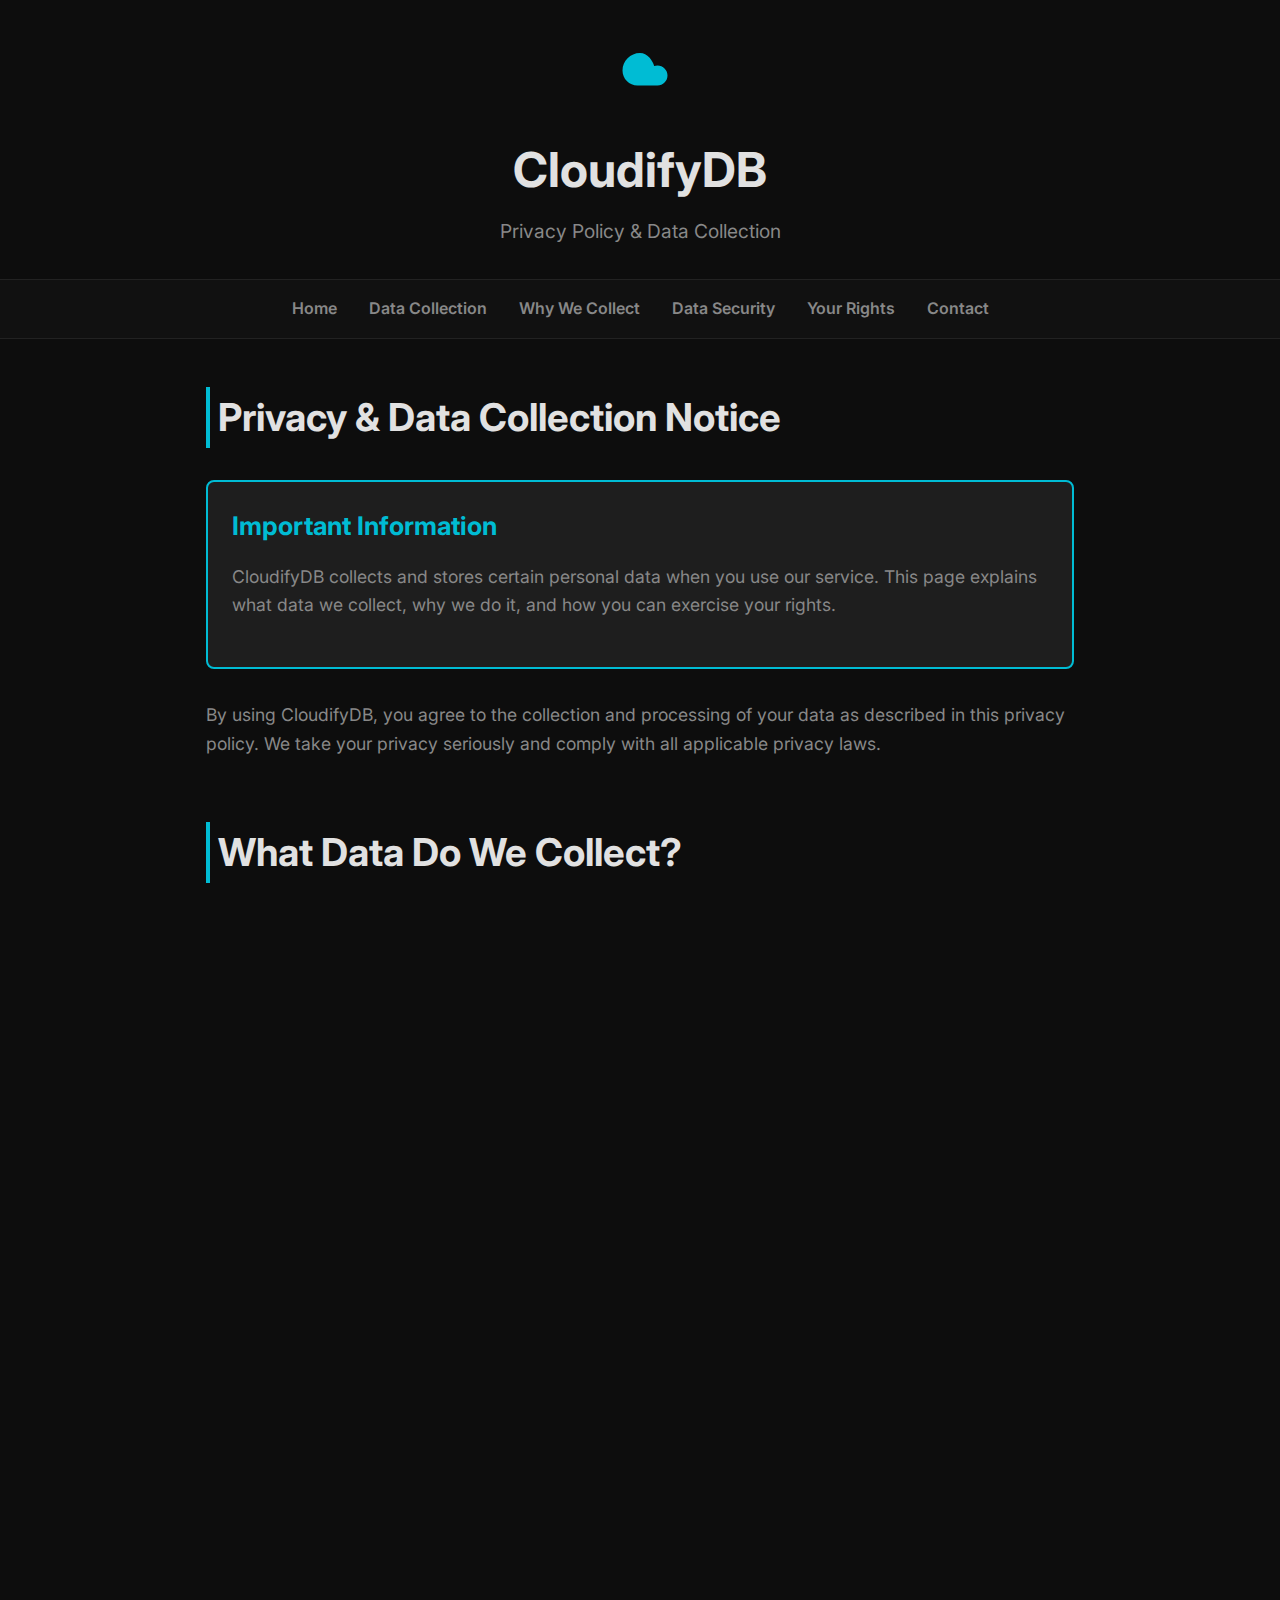
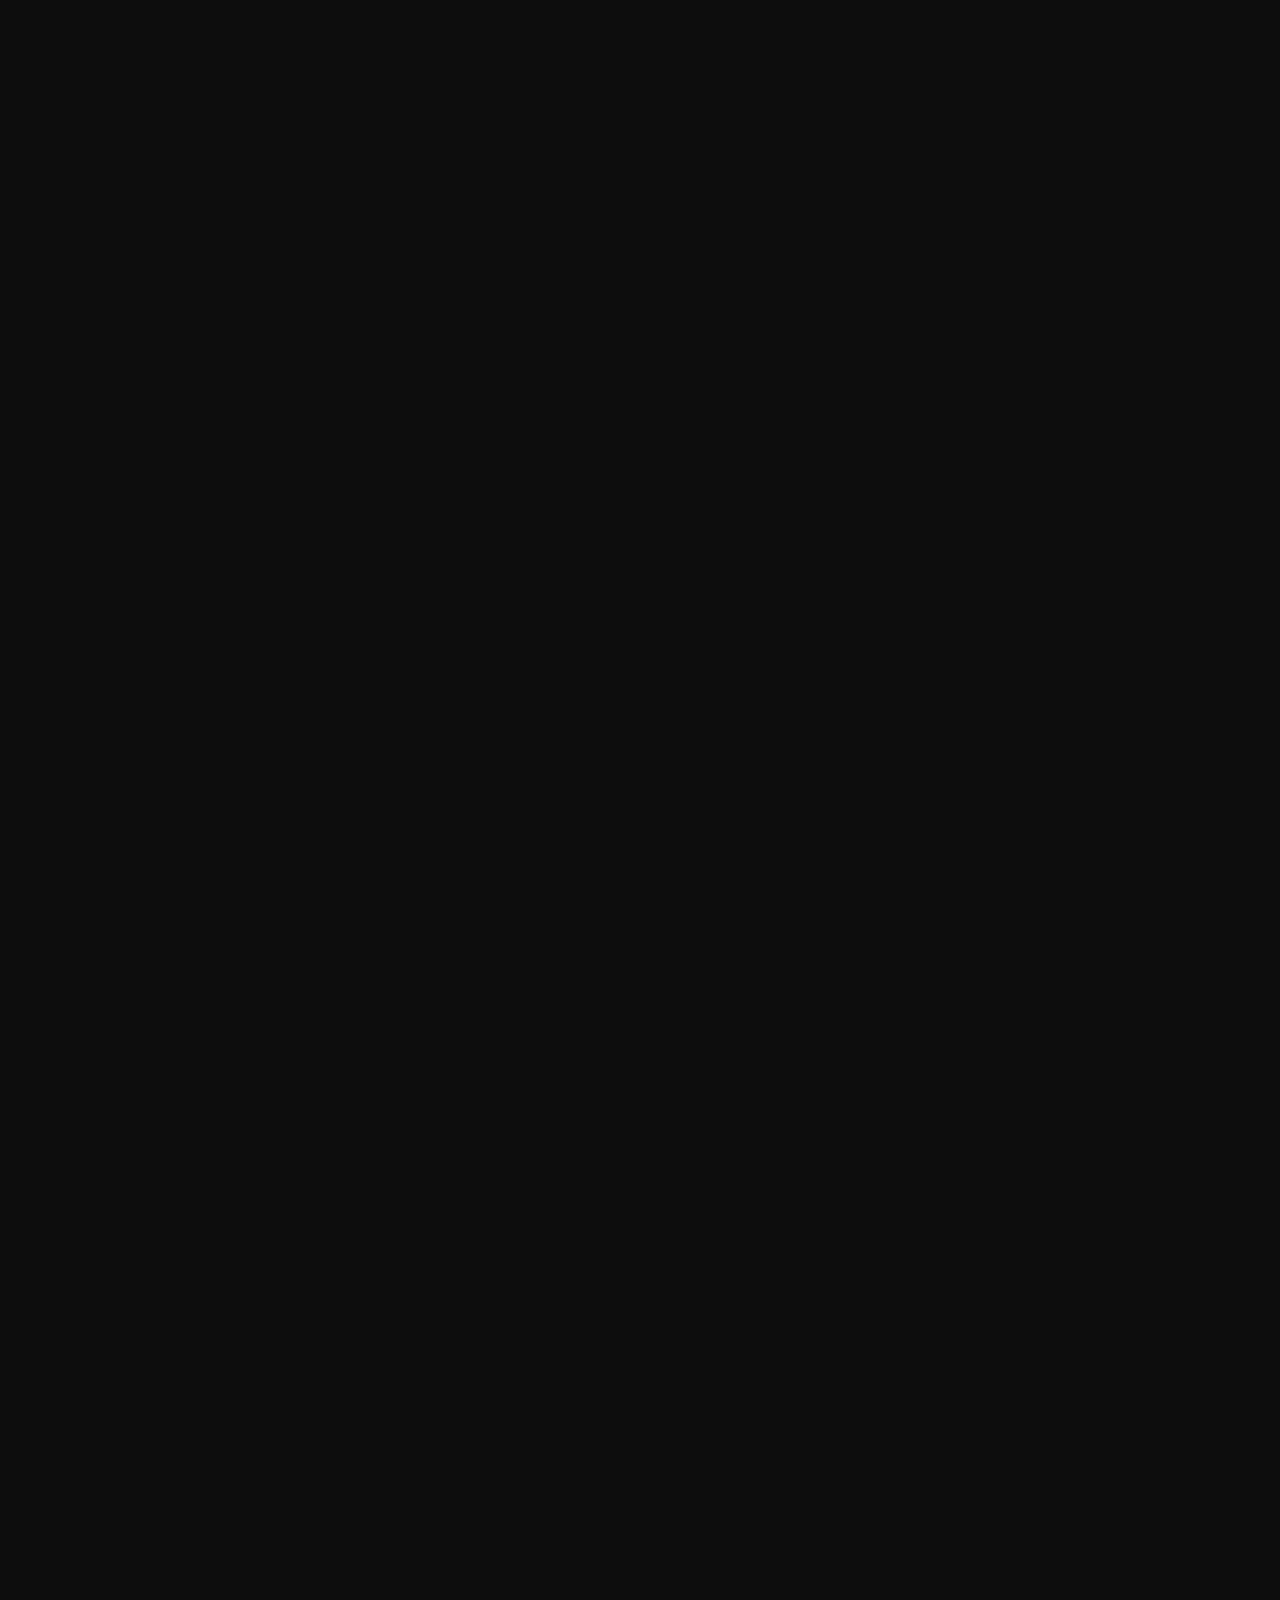
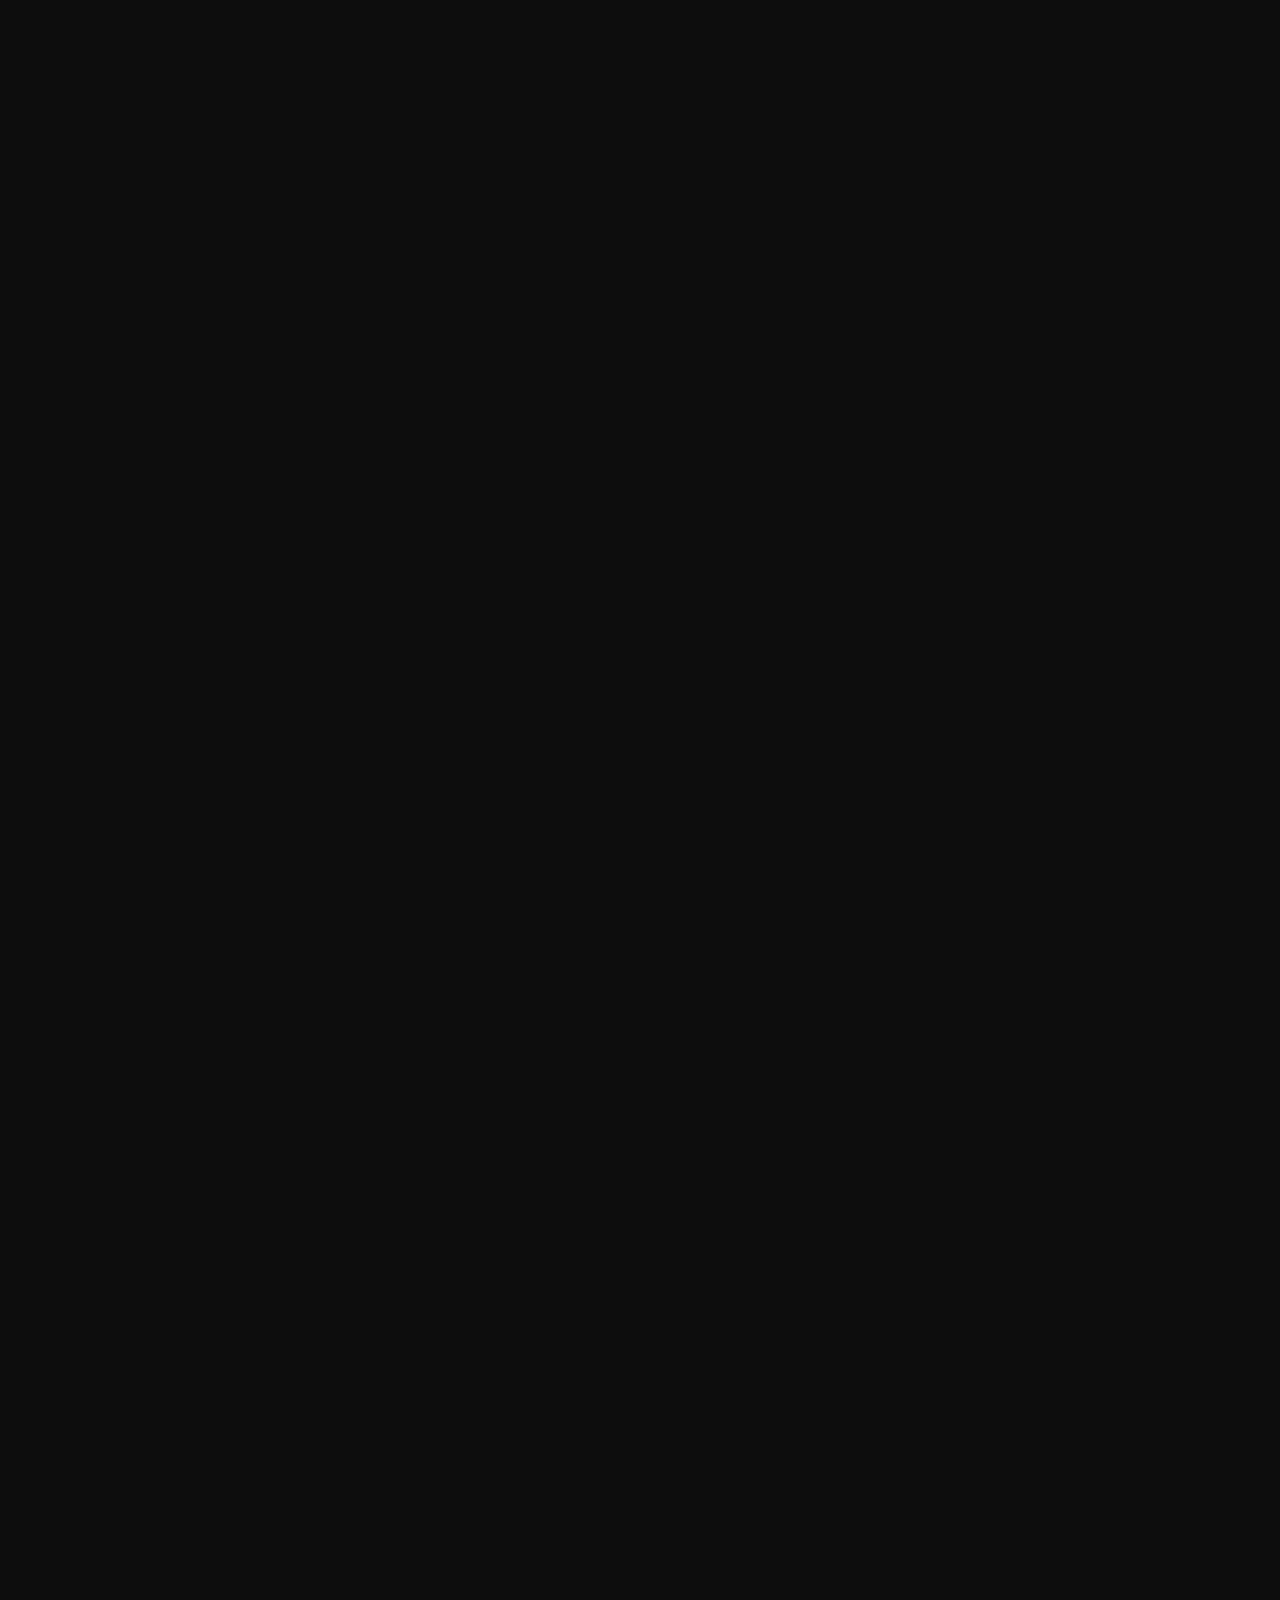
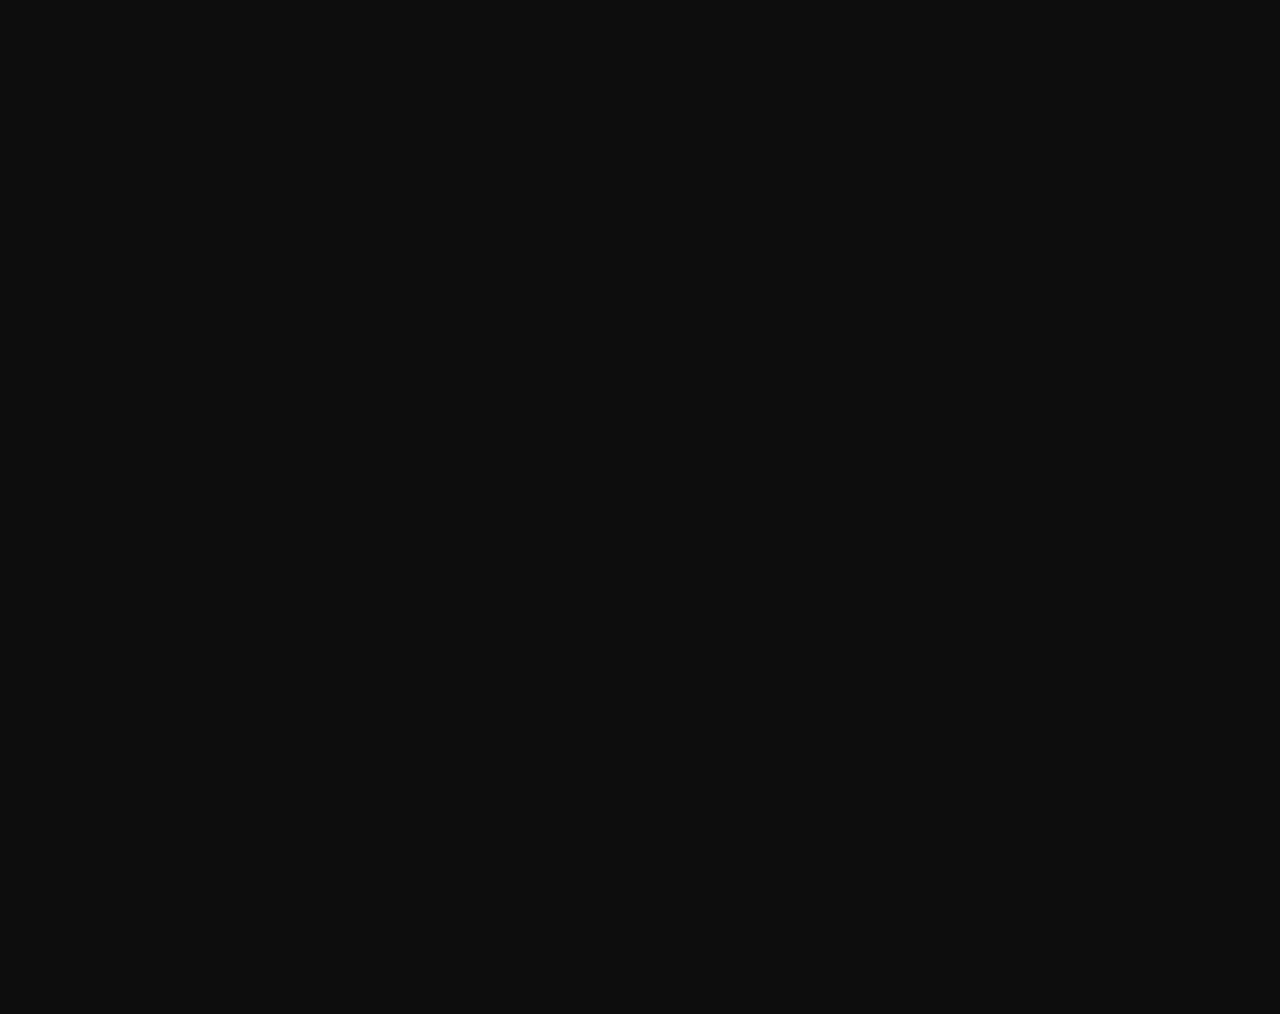
<file: privacy.html>
<!DOCTYPE html>
<html lang="en">

<head>
<meta charset="UTF-8" />
<meta name="viewport" content="width=device-width, initial-scale=1" />
<title>Privacy Policy - CloudifyDB</title>
<link href="https://fonts.googleapis.com/css2?family=Inter:wght@400;600;700&display=swap" rel="stylesheet" />
<link rel="icon" href="data:image/svg+xml,<svg xmlns='http://www.w3.org/2000/svg' viewBox='0 0 24 24'><path fill='%2300bcd4' d='M12 2C8.14 2 5 5.14 5 9c0 3.31 2.69 6 6 6h8c2.21 0 4-1.79 4-4s-1.79-4-4-4c-.47 0-.92.08-1.34.23C17.26 5.19 14.93 2 12 2z'/></svg>">
<style>
  :root {
    --bg: #0d0d0d;
    --card: #1e1e1e;
    --accent: #00bcd4;
    --text: #e1e1e1;
    --muted: #888;
    --border: #222;
  }
  * {
    margin: 0;
    padding: 0;
    box-sizing: border-box;
  }
  body {
    font-family: 'Inter', sans-serif;
    background-color: var(--bg);
    color: var(--text);
    line-height: 1.6;
    min-width: 320px;
  }
  header {
    text-align: center;
    padding: 3rem 1rem 2rem;
    border-bottom: 1px solid var(--border);
  }
  svg.logo {
    width: 60px;
    height: 60px;
    margin-bottom: 1rem;
  }
  svg.logo path {
    fill: var(--accent);
  }
  h1 {
    font-weight: 700;
    font-size: clamp(2rem, 5vw, 3rem);
    margin-bottom: 0.5rem;
  }
  p.subtitle {
    color: var(--muted);
    font-size: clamp(1rem, 2.5vw, 1.2rem);
  }
  nav {
    display: flex;
    justify-content: center;
    flex-wrap: wrap;
    gap: clamp(1rem, 3vw, 2rem);
    background: #111;
    border-bottom: 1px solid var(--border);
    padding: 1rem;
  }
  nav a {
    color: var(--muted);
    text-decoration: none;
    font-weight: 600;
    font-size: clamp(0.9rem, 2.2vw, 1rem);
    transition: color 0.3s ease;
    white-space: nowrap;
  }
  nav a:hover {
    color: var(--accent);
  }
  main {
    max-width: 900px;
    margin: 3rem auto;
    padding: 0 1rem;
  }
  section {
    margin-bottom: 4rem;
  }
  section h2 {
    font-size: clamp(1.8rem, 4vw, 2.4rem);
    font-weight: 700;
    margin-bottom: 1rem;
    border-left: 4px solid var(--accent);
    padding-left: 0.5rem;
  }
  section h3 {
    font-size: clamp(1.3rem, 3vw, 1.6rem);
    margin-bottom: 1rem;
    margin-top: 2rem;
  }
  section p {
    color: var(--muted);
    font-size: clamp(1rem, 2.2vw, 1.1rem);
    margin-bottom: 1.5rem;
  }
  ul, ol {
    margin-left: clamp(1rem, 3vw, 1.5rem);
    margin-bottom: 1.5rem;
    color: var(--muted);
    font-size: clamp(1rem, 2.2vw, 1.1rem);
  }
  li {
    margin-bottom: 0.8rem;
  }
  .important-box {
    background: var(--card);
    border: 2px solid var(--accent);
    border-radius: 8px;
    padding: clamp(1rem, 3vw, 1.5rem);
    margin: 2rem 0;
  }
  .important-box h3 {
    color: var(--accent);
    margin-top: 0;
  }
  .btn {
    background-color: var(--accent);
    color: var(--bg);
    padding: clamp(0.8rem, 2vw, 1rem) clamp(1.5rem, 4vw, 2.5rem);
    border-radius: 8px;
    font-weight: 700;
    font-size: clamp(1rem, 2.5vw, 1.2rem);
    text-decoration: none;
    display: inline-block;
    margin-top: 1rem;
    margin-right: 1rem;
  }
  .btn:hover {
    opacity: 0.9;
  }
  .btn-secondary {
    background-color: var(--card);
    color: var(--text);
    border: 2px solid var(--accent);
  }
  footer {
    text-align: center;
    color: var(--muted);
    border-top: 1px solid var(--border);
    padding: 3rem 1rem;
    font-size: clamp(0.8rem, 1.8vw, 0.9rem);
  }

  ::-webkit-scrollbar {
    background: transparent;
    width: 0px;
  }

  html, body {
    height: 100%;
    overflow-y: auto;
    -webkit-overflow-scrolling: auto;
  }
  
  @media (max-width: 768px) {
    nav {
      gap: 0.8rem;
      padding: 0.8rem;
    }
    
    nav a {
      font-size: 0.85rem;
    }
    
    section {
      margin-bottom: 3rem;
    }
  }

  @media (max-width: 480px) {
    header {
      padding: 2rem 1rem 1.5rem;
    }
    
    svg.logo {
      width: 50px;
      height: 50px;
    }
    
    main {
      margin: 2rem auto;
    }
  }

  @media (max-width: 320px) {
    body {
      font-size: 14px;
    }
    
    h1 {
      font-size: 1.8rem;
    }
    
    section h2 {
      font-size: 1.5rem;
    }
  }
</style>
</head>

<body>

<header>
  <svg class="logo" xmlns="http://www.w3.org/2000/svg" viewBox="0 0 24 24">
    <path d="M12 2C8.14 2 5 5.14 5 9c0 3.31 2.69 6 6 6h8c2.21 0 4-1.79 4-4s-1.79-4-4-4c-.47 0-.92.08-1.34.23C17.26 5.19 14.93 2 12 2z"/>
  </svg>
  <h1>CloudifyDB</h1>
  <p class="subtitle">Privacy Policy & Data Collection</p>
</header>

<nav>
  <a href="index.html">Home</a>
  <a href="#data-collection">Data Collection</a>
  <a href="#why-collect">Why We Collect</a>
  <a href="#data-security">Data Security</a>
  <a href="#your-rights">Your Rights</a>
  <a href="#contact">Contact</a>
</nav>

<main>

<section id="overview">
  <h2>Privacy & Data Collection Notice</h2>
  <div class="important-box">
    <h3>Important Information</h3>
    <p>CloudifyDB collects and stores certain personal data when you use our service. This page explains what data we collect, why we do it, and how you can exercise your rights.</p>
  </div>
  <p>By using CloudifyDB, you agree to the collection and processing of your data as described in this privacy policy. We take your privacy seriously and comply with all applicable privacy laws.</p>
</section>

<section id="data-collection">
  <h2>What Data Do We Collect?</h2>
  <p>When you log in and use CloudifyDB, we collect the following information:</p>
  
  <h3>Google Account Information</h3>
  <ul>
    <li>Your Google account ID and email address</li>
    <li>Your name as linked to your Google account</li>
    <li>Profile picture (if available)</li>
  </ul>

  <h3>Device Fingerprinting</h3>
  <ul>
    <li><strong>Browser information:</strong> User agent, language, platform</li>
    <li><strong>Screen resolution:</strong> Your screen size</li>
    <li><strong>Timezone:</strong> Your local timezone and UTC offset</li>
    <li><strong>Hardware specs:</strong> Memory and processor information (if available)</li>
    <li><strong>Touch support:</strong> Whether your device has a touchscreen</li>
  </ul>

  <h3>IP Address & Location Data</h3>
  <ul>
    <li><strong>IP address:</strong> Your public IP address</li>
    <li><strong>Location:</strong> City, region, country (based on IP)</li>
    <li><strong>Coordinates:</strong> Estimated latitude and longitude</li>
    <li><strong>Internet Provider:</strong> ASN, organization, postal code</li>
  </ul>

  <h3>Database Data</h3>
  <ul>
    <li>All data you store in your CloudifyDB databases</li>
    <li>API keys and database names</li>
    <li>Usage statistics and request logs</li>
  </ul>
</section>

<section id="why-collect">
  <h2>Why Do We Collect This Data?</h2>
  
  <h3>Service Delivery</h3>
  <p>We use your data to operate CloudifyDB, manage databases, and authenticate your account.</p>

  <h3>Security & Fraud Prevention</h3>
  <p>Device fingerprinting and IP tracking help us detect suspicious activities, prevent unauthorized access, and secure your account against misuse.</p>

  <h3>Service Improvement</h3>
  <p>Usage statistics help us optimize the service and troubleshoot issues.</p>

  <h3>Compliance & Legal Requirements</h3>
  <p>In some cases, we are legally required to retain certain data for compliance purposes.</p>
</section>

<section id="data-security">
  <h2>How Do We Secure Your Data?</h2>
  <p>We take various measures to protect your data:</p>
  <ul>
    <li><strong>Encryption:</strong> All data is encrypted and transmitted via HTTPS</li>
    <li><strong>Access control:</strong> Only authorized personnel have access to systems</li>
    <li><strong>Regular backups:</strong> Your data is regularly backed up</li>
    <li><strong>Monitoring:</strong> We monitor our systems for suspicious activity</li>
    <li><strong>API Keys:</strong> Treat your API keys like passwords and never share them</li>
  </ul>
</section>

<section id="data-sharing">
  <h2>Do We Share Your Data?</h2>
  <p>We never sell your personal data to third parties. We may share data only:</p>
  <ul>
    <li>With your explicit consent</li>
    <li>When legally required (for example, by court order)</li>
    <li>With service providers that help us deliver the service (under strict contracts)</li>
    <li>To protect our rights or prevent fraud</li>
  </ul>
</section>

<section id="your-rights">
  <h2>Your Rights</h2>
  <p>You have several rights regarding your personal data:</p>
  
  <h3>Right of Access</h3>
  <p>You can request information on what data we have stored about you.</p>

  <h3>Right to Rectification</h3>
  <p>You can request correction of inaccurate data.</p>

  <h3>Right to Erasure</h3>
  <p>You can request deletion of your data (“right to be forgotten”).</p>

  <h3>Right to Data Portability</h3>
  <p>You can request a copy of your data in a machine-readable format.</p>

  <h3>Right to Object</h3>
  <p>You can object to certain types of data processing.</p>
</section>

<section id="cookies">
  <h2>Cookies & Tracking</h2>
  <p>CloudifyDB uses cookies and similar technologies:</p>
  <ul>
    <li><strong>Essential cookies:</strong> Required for login and basic features</li>
    <li><strong>Analytics cookies:</strong> To understand site usage</li>
    <li><strong>Device fingerprinting:</strong> For security and fraud prevention</li>
  </ul>
  <p>You can manage cookies via your browser settings, but this may affect functionality.</p>
</section>

<section id="data-retention">
  <h2>How Long Do We Retain Your Data?</h2>
  <p>We keep your data for as long as necessary for:</p>
  <ul>
    <li>Providing the CloudifyDB service</li>
    <li>Meeting legal obligations</li>
    <li>Resolving disputes</li>
  </ul>
  <p>When you delete your account, your data is permanently removed within 30 days, unless we are legally required to keep it longer.</p>
</section>

<section id="changes">
  <h2>Changes to This Privacy Policy</h2>
  <p>We may update this privacy policy from time to time. We will communicate significant changes via:</p>
  <ul>
    <li>Email notification to your registered address</li>
    <li>Notice in your CloudifyDB dashboard</li>
    <li>Update on this page with a new date</li>
  </ul>
  <p><strong>Last update:</strong> <span id="last-updated"></span></p>
</section>

<section id="contact">
  <h2>Contact & Questions</h2>
  <p>Do you have questions about this privacy policy or want to exercise your rights? Contact us:</p>
  <div class="important-box">
    <h3>Contact Information</h3>
    <p><strong>Email:</strong> privacy@cloudifydb.com</p>
    <p><strong>Support:</strong> support@cloudifydb.com</p>
    <p>We respond to privacy-related requests within 72 hours.</p>
  </div>

  <a href="index.html" class="btn">Back to Home</a>
  <a href="contact.html" class="btn btn-secondary">Contact Us</a>
</section>

</main>

<footer>
  &copy; <span id="year"></span> CloudifyDB — Your privacy is important to us.
</footer>

<script>
document.getElementById('year').innerHTML = new Date().getFullYear();
document.getElementById('last-updated').innerHTML = new Date().toLocaleDateString('en-US', { 
  year: 'numeric', 
  month: 'long', 
  day: 'numeric' 
});
</script>

</body>
</html>
</file>
